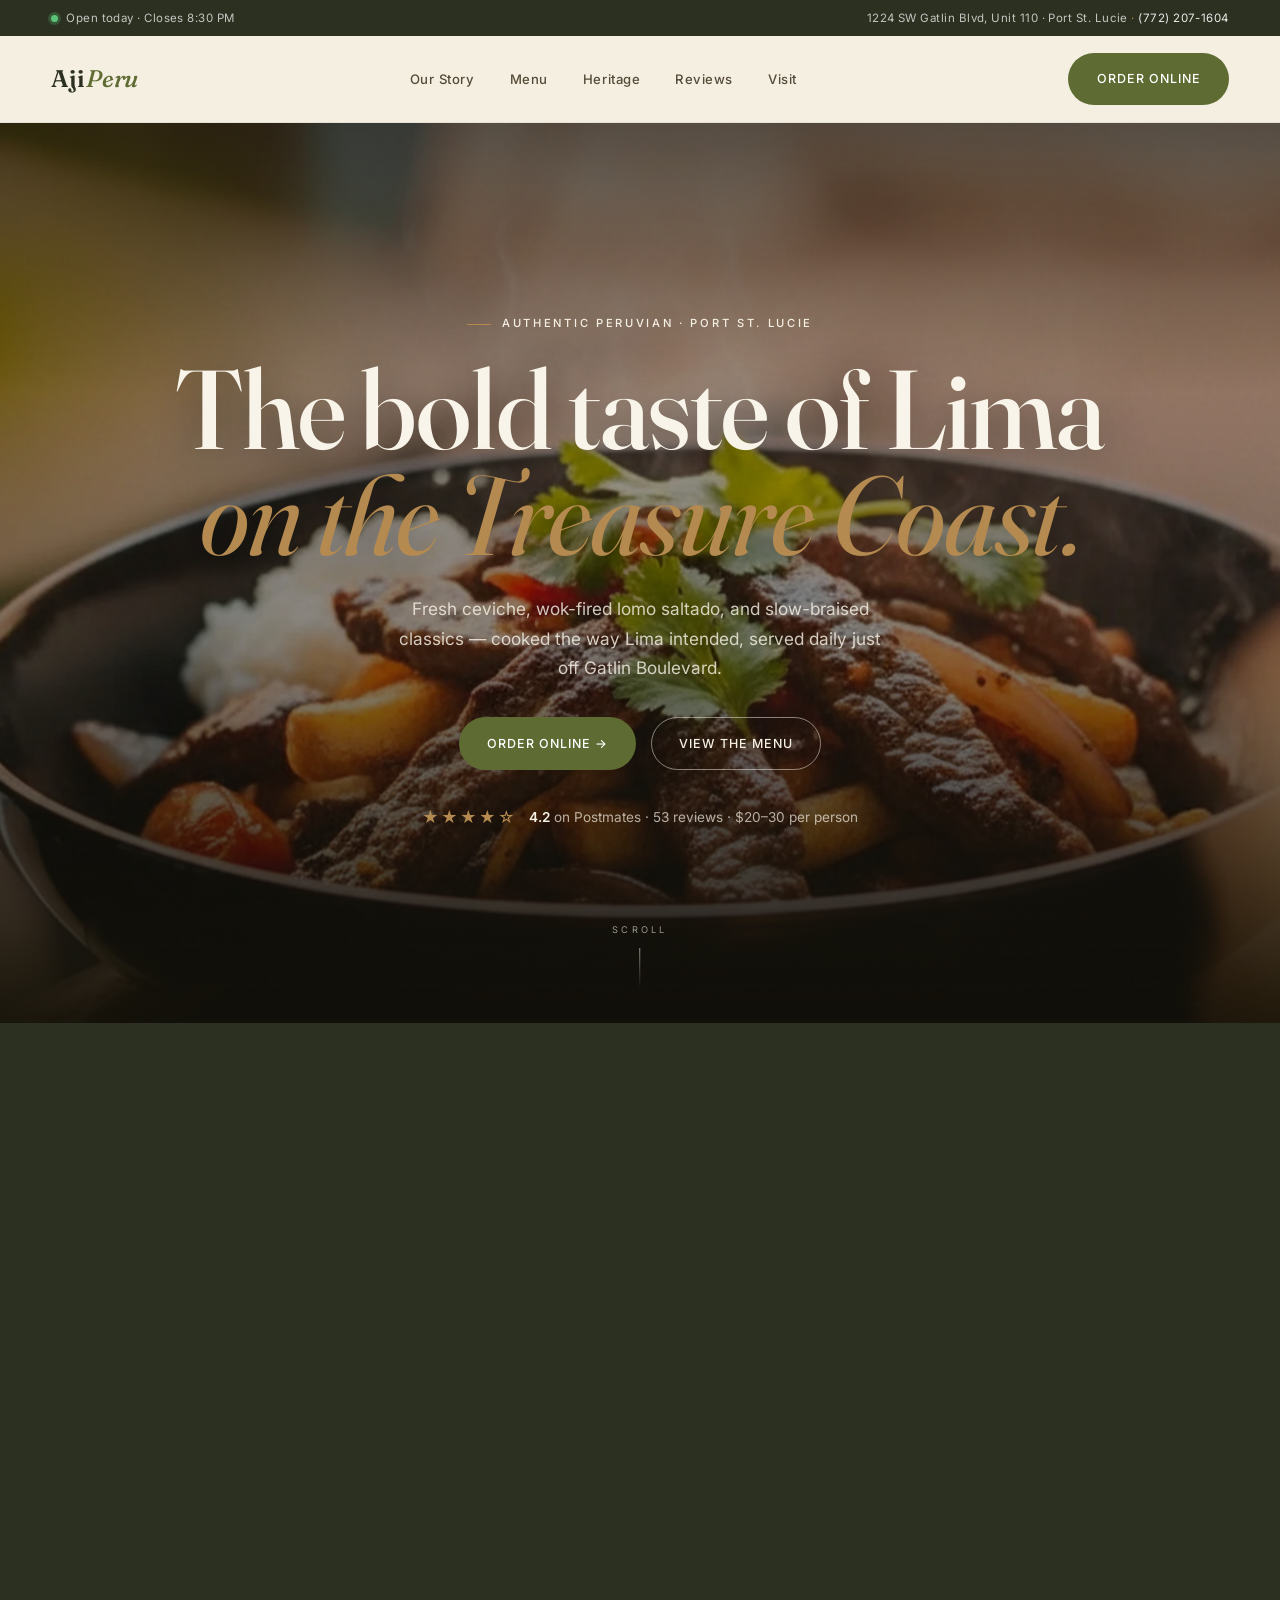
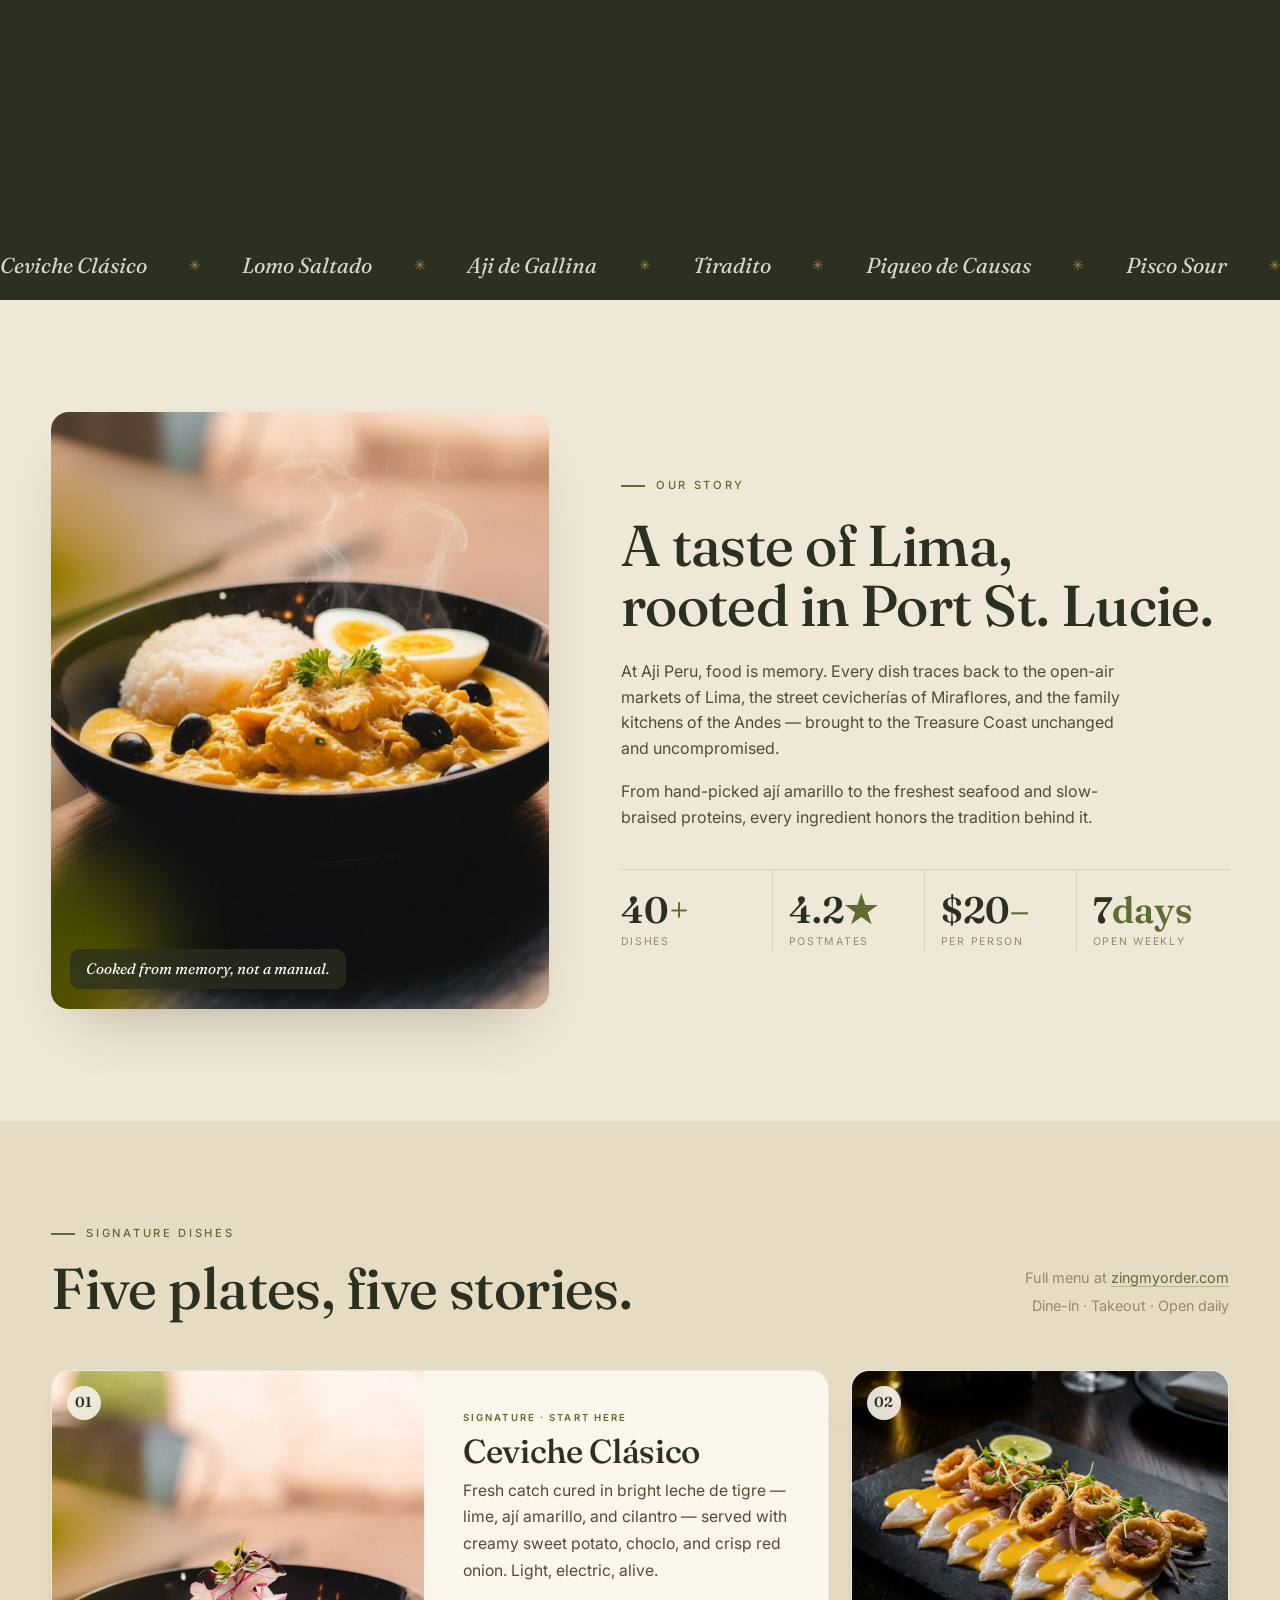
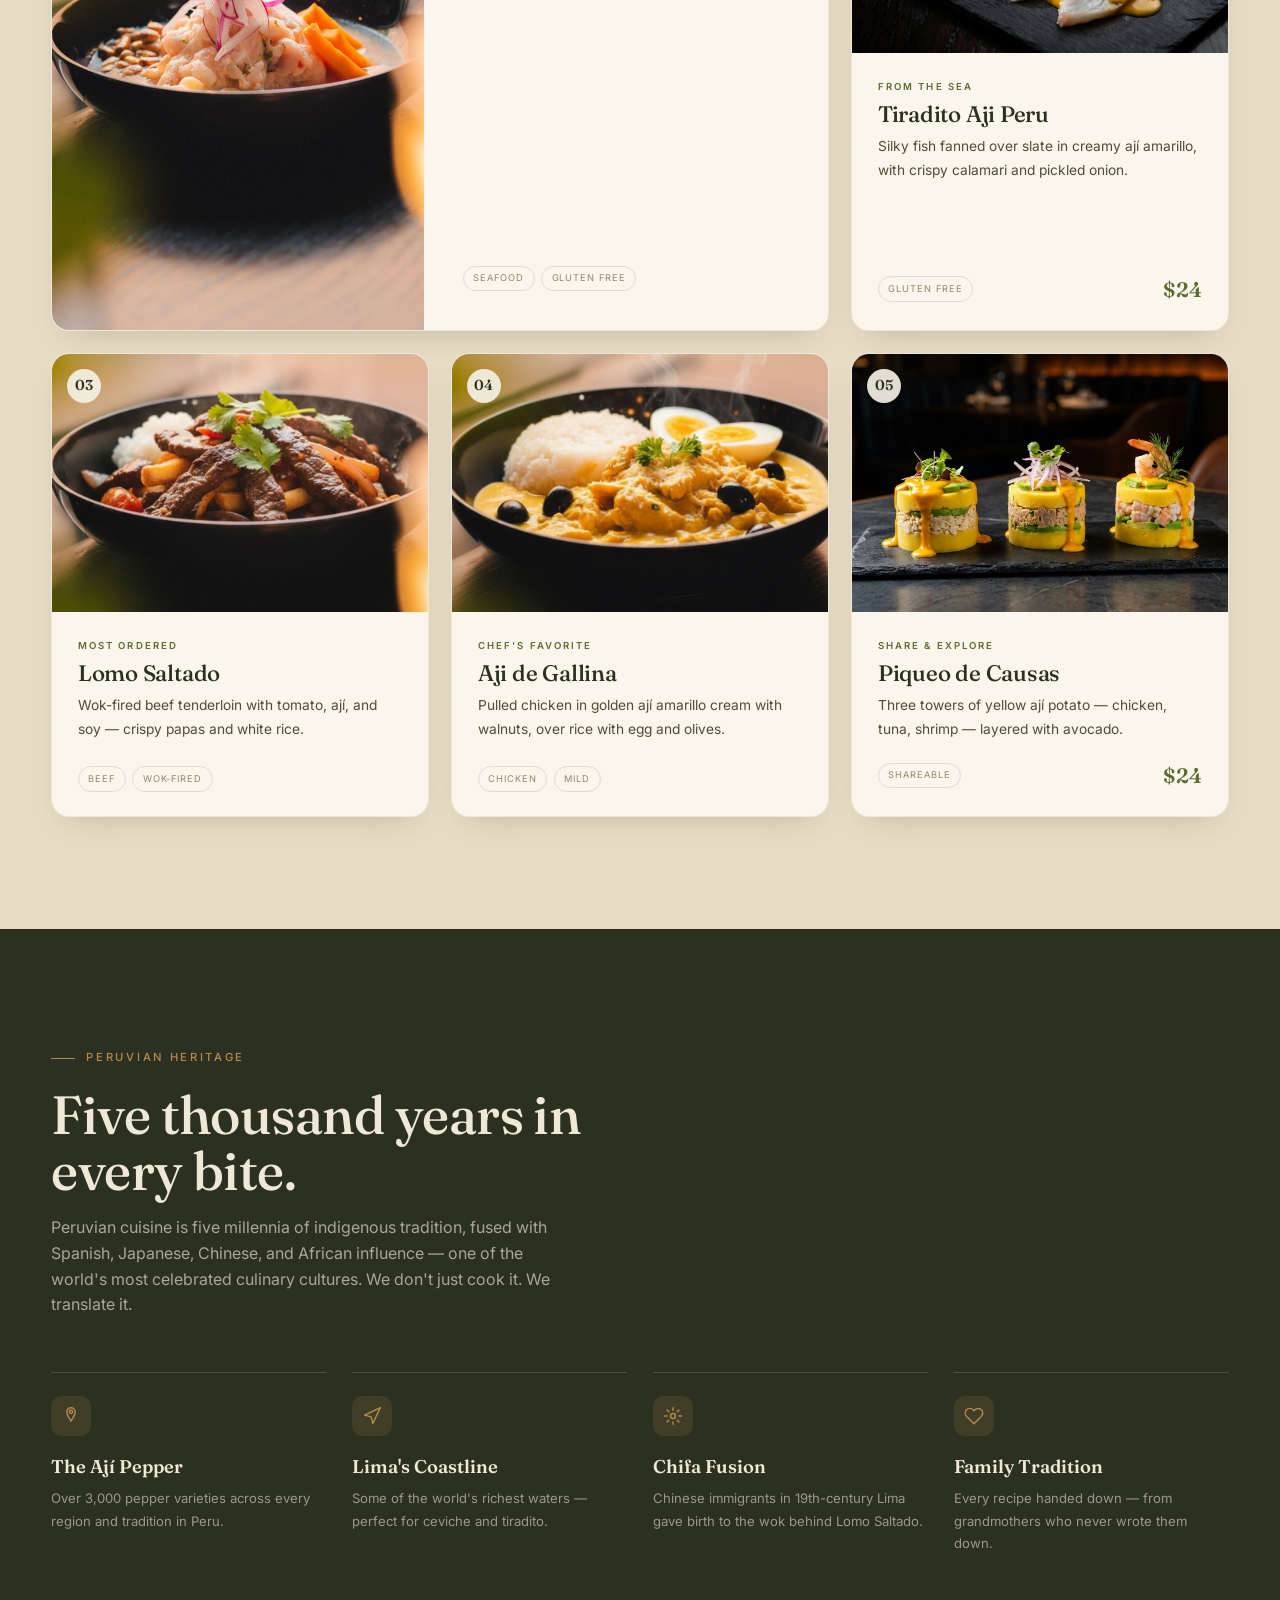
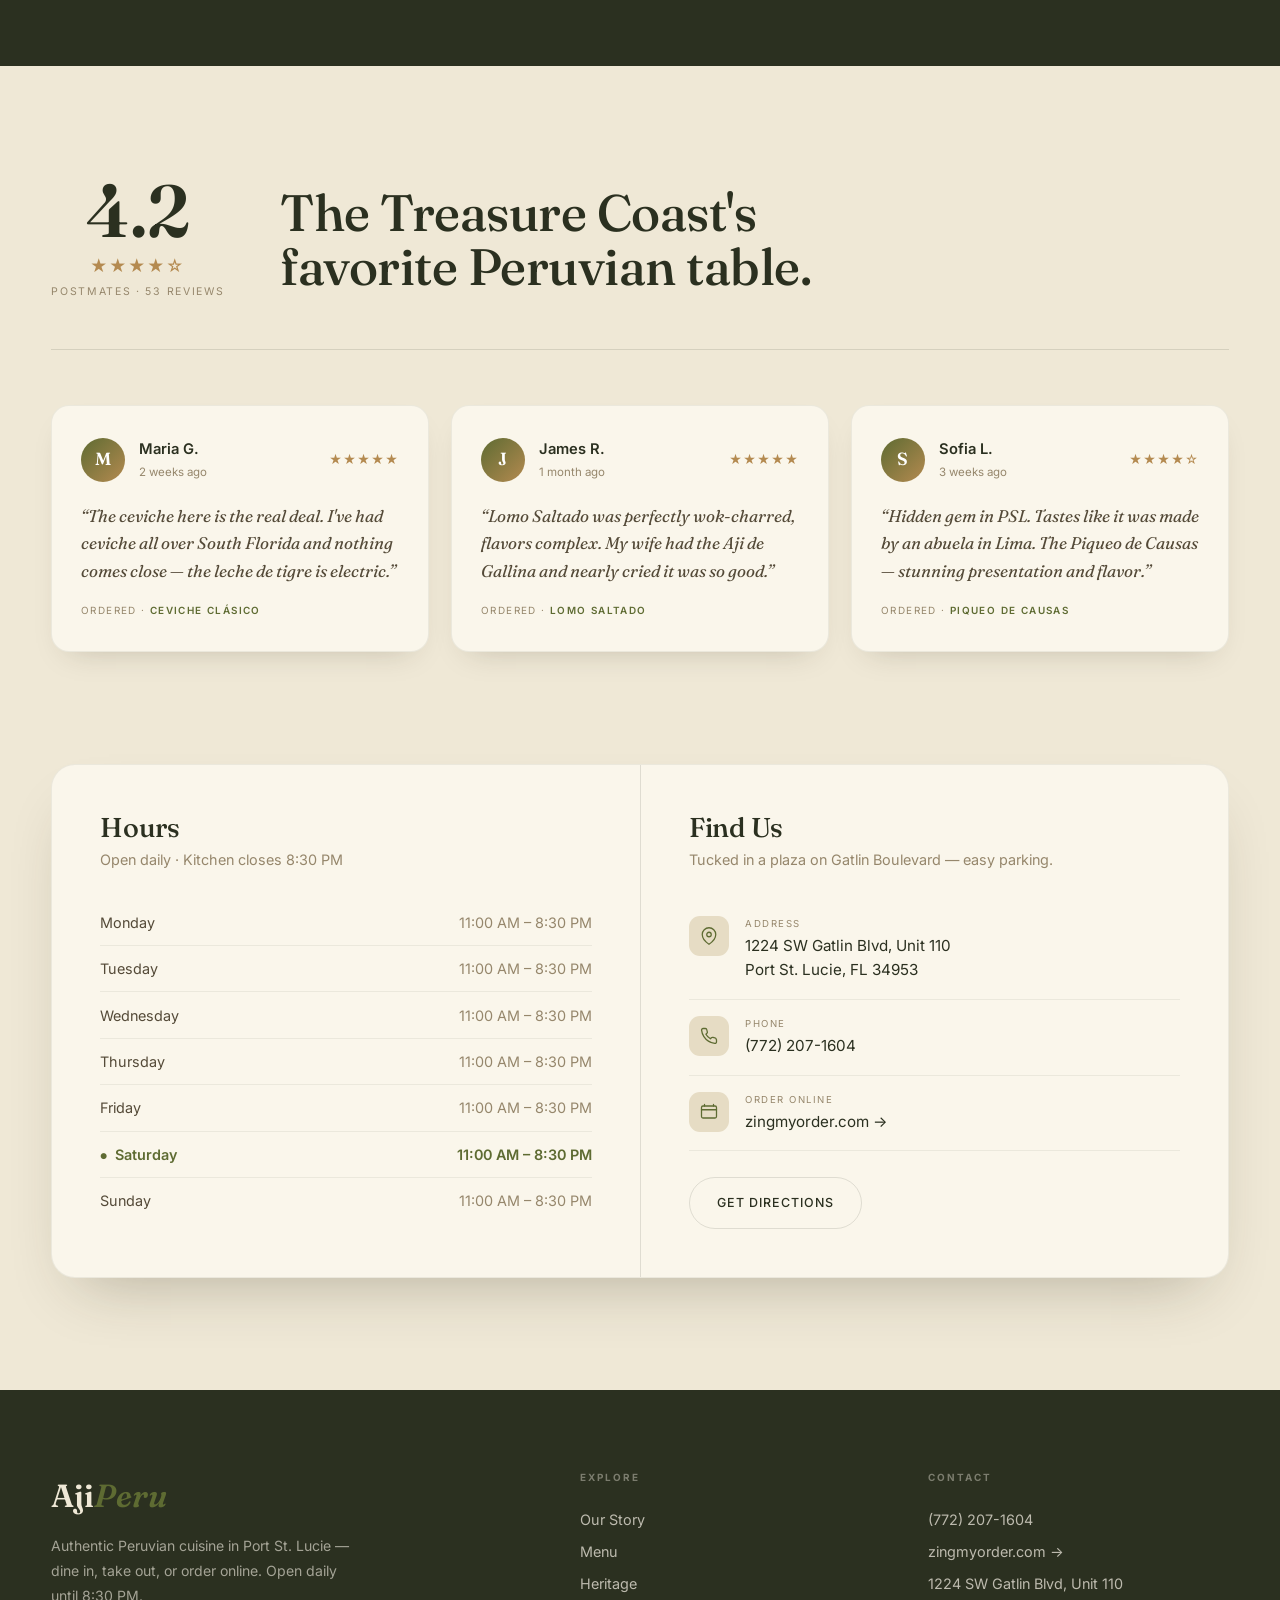
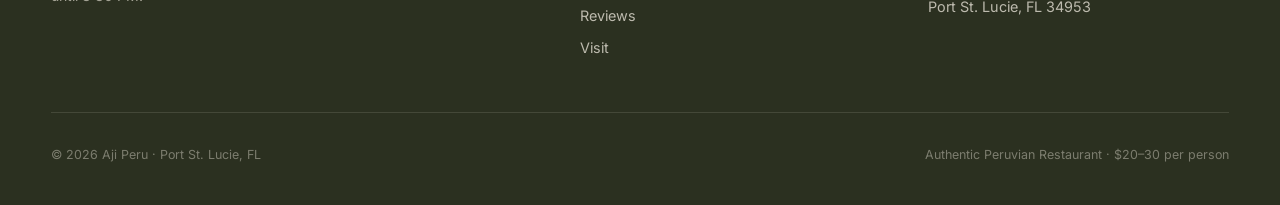
<file: public/ajiperu/index.html>
<!doctype html>
<html lang="en">
<head>
<meta charset="utf-8"/>
<meta name="viewport" content="width=device-width,initial-scale=1"/>
<title>Aji Peru — Authentic Peruvian · Port St. Lucie, FL</title>
<meta name="description" content="Aji Peru brings the bold flavors of Lima to Port St. Lucie — fresh ceviche, wok-fired lomo saltado, and slow-braised classics. Open daily, closes 8:30 PM."/>
<link rel="preconnect" href="https://fonts.googleapis.com">
<link rel="preconnect" href="https://fonts.gstatic.com" crossorigin>
<link href="https://fonts.googleapis.com/css2?family=Fraunces:ital,opsz,wght@0,9..144,400;0,9..144,500;0,9..144,600;0,9..144,700;1,9..144,400;1,9..144,500;1,9..144,600&family=Inter:wght@300;400;500;600&display=swap" rel="stylesheet">
<style>
*,*::before,*::after{box-sizing:border-box;margin:0;padding:0}
:root{
  --bg:#EFE8D6;         /* light beige */
  --bg2:#E6DCC4;        /* deeper beige */
  --card:#FAF6EB;       /* warm near-white */
  --ink:#2B3020;        /* dark olive */
  --ink2:#544A38;       /* warm brown body */
  --muted:#96876C;      /* warm taupe */
  --line:rgba(43,48,32,.13);
  --line2:rgba(43,48,32,.07);
  --terra:#5E6B32;      /* olive green accent */
  --terra-d:#48521F;
  --amar:#B48A50;       /* warm brown / tan secondary */
  --shadow:0 30px 60px -28px rgba(45,40,20,.30);
  --shadow-sm:0 14px 30px -18px rgba(45,40,20,.26);
  --serif:'Fraunces',Georgia,serif;
  --sans:'Inter',system-ui,sans-serif;
  --ease:cubic-bezier(.16,1,.3,1);
}
html{scroll-behavior:smooth}
body{font-family:var(--sans);background:var(--bg);color:var(--ink2);line-height:1.6;-webkit-font-smoothing:antialiased;overflow-x:hidden}
img{display:block;max-width:100%}
a{color:inherit;text-decoration:none}
.wrap{width:min(1200px,92%);margin-inline:auto}
.eyebrow{font-size:.7rem;font-weight:500;letter-spacing:.24em;text-transform:uppercase;color:var(--terra);display:inline-flex;align-items:center;gap:.7rem}
.eyebrow::before{content:"";width:24px;height:1.5px;background:var(--terra);display:inline-block}
h1,h2,h3{font-family:var(--serif);color:var(--ink);font-weight:500;line-height:1.05;letter-spacing:-.01em}
.btn{display:inline-flex;align-items:center;gap:.55rem;font-family:var(--sans);font-size:.78rem;font-weight:500;letter-spacing:.08em;text-transform:uppercase;padding:.95rem 1.7rem;border-radius:100px;cursor:pointer;transition:.25s var(--ease);border:1.5px solid transparent}
.btn-primary{background:var(--terra);color:#fff}
.btn-primary:hover{background:var(--terra-d);transform:translateY(-2px);box-shadow:0 12px 24px -10px rgba(94,107,50,.6)}
.btn-ghost{border-color:var(--line);color:var(--ink)}
.btn-ghost:hover{border-color:var(--ink);background:var(--ink);color:var(--bg)}

/* ── TOP UTILITY BAR ── */
.util{background:var(--ink);color:rgba(255,255,255,.72);font-size:.72rem;letter-spacing:.04em}
.util .wrap{display:flex;justify-content:space-between;align-items:center;gap:1rem;padding:.55rem 0;flex-wrap:wrap}
.util a{color:rgba(255,255,255,.9)}
.util a:hover{color:#fff}
.util .dot{color:var(--amar)}
.util-left{display:flex;align-items:center;gap:.5rem}
.pulse{width:7px;height:7px;border-radius:50%;background:#5cc47a;box-shadow:0 0 0 3px rgba(92,196,122,.25)}

/* ── NAV ── */
nav.bar{position:sticky;top:0;z-index:60;background:rgba(245,240,228,.9);backdrop-filter:blur(14px) saturate(150%);border-bottom:1px solid var(--line2);transition:box-shadow .4s}
nav.bar.stuck{box-shadow:0 8px 30px -22px rgba(45,40,20,.5)}
.nav-in{display:flex;align-items:center;justify-content:space-between;padding:1.05rem 0}
.brand{font-family:var(--serif);font-weight:600;font-size:1.5rem;letter-spacing:-.01em;color:var(--ink);display:flex;align-items:baseline;gap:.1rem}
.brand i{color:var(--terra);font-style:italic;font-weight:500}
.nav-links{display:flex;gap:2.2rem;list-style:none}
.nav-links a{font-size:.82rem;font-weight:500;letter-spacing:.04em;color:var(--ink2);position:relative;padding:.2rem 0}
.nav-links a::after{content:"";position:absolute;left:0;right:100%;bottom:-2px;height:1.5px;background:var(--terra);transition:right .3s var(--ease)}
.nav-links a:hover{color:var(--ink)}
.nav-links a:hover::after{right:0}
.nav-right{display:flex;align-items:center;gap:1.2rem}
.burger{display:none;flex-direction:column;gap:5px;background:none;border:0;cursor:pointer;padding:6px}
.burger span{width:24px;height:2px;background:var(--ink);transition:.3s}
.burger.open span:nth-child(1){transform:translateY(7px) rotate(45deg)}
.burger.open span:nth-child(2){opacity:0}
.burger.open span:nth-child(3){transform:translateY(-7px) rotate(-45deg)}
.mnav{position:fixed;inset:0;background:var(--bg);z-index:80;display:flex;flex-direction:column;justify-content:center;align-items:center;gap:.4rem;opacity:0;pointer-events:none;transition:opacity .35s var(--ease)}
.mnav.open{opacity:1;pointer-events:all}
.mnav a{font-family:var(--serif);font-size:2.4rem;color:var(--ink);padding:.4rem}
.mnav .btn{margin-top:1.5rem}
.mclose{position:absolute;top:1.4rem;right:1.6rem;background:none;border:0;font-size:2.2rem;color:var(--ink);cursor:pointer;line-height:1}

/* ── HERO (cinematic full-bleed) ── */
.hero{position:relative;height:190vh;background:var(--ink)}
.hero-stage{position:sticky;top:0;height:100vh;overflow:hidden}
.hero-bg{position:absolute;inset:0;background:url('./lomo.webp') center 32%/cover no-repeat;transform:scale(var(--hs,1.05));transform-origin:50% 42%;filter:brightness(var(--hb,.72)) saturate(1.05);will-change:transform,filter}
.hero-overlay{position:absolute;inset:0;background:linear-gradient(180deg,rgba(18,16,9,.58) 0%,rgba(18,16,9,.12) 30%,rgba(18,16,9,.28) 60%,rgba(18,16,9,.92) 100%)}
.hero-content{position:absolute;inset:0;display:flex;flex-direction:column;align-items:center;justify-content:center;text-align:center;padding:0 1.5rem;color:#F5F0E4;opacity:var(--hf,1);transform:translateY(var(--hy,0px));will-change:opacity,transform}
.hero-eyebrow{margin-bottom:1.4rem;color:#F5F0E4}
.hero-eyebrow::before{background:var(--amar)}
.hero h1{font-size:clamp(3.4rem,9vw,7rem);line-height:.95;color:#F8F4E9;text-shadow:0 8px 44px rgba(0,0,0,.45)}
.hero h1 .script{display:block;font-style:italic;font-weight:400;color:var(--amar)}
.hero-lede{margin:1.6rem auto 0;font-size:1.08rem;color:rgba(245,240,228,.82);max-width:46ch;line-height:1.7}
.hero-cta{margin-top:2.2rem;display:flex;gap:.9rem;flex-wrap:wrap;justify-content:center}
.hero .btn-ghost{border-color:rgba(245,240,228,.5);color:#F5F0E4}
.hero .btn-ghost:hover{background:#F5F0E4;color:var(--ink);border-color:#F5F0E4}
.hero-rating{margin-top:2.2rem;display:flex;align-items:center;gap:.8rem;flex-wrap:wrap;justify-content:center}
.stars{color:var(--amar);letter-spacing:2px;font-size:1rem}
.hero-rating .txt{font-size:.85rem;color:rgba(245,240,228,.7)}
.hero-rating b{color:#F5F0E4;font-weight:600}
.hero-cue{position:absolute;left:50%;bottom:2.2rem;transform:translateX(-50%);display:flex;flex-direction:column;align-items:center;gap:.6rem;font-size:.58rem;letter-spacing:.35em;text-transform:uppercase;color:rgba(245,240,228,.6);opacity:var(--hcue,1)}
.hero-cue::after{content:"";width:1px;height:40px;background:linear-gradient(rgba(245,240,228,.6),transparent);animation:cue 2s ease infinite}
@keyframes cue{0%{transform:scaleY(0);transform-origin:top}50%{transform:scaleY(1);transform-origin:top}51%{transform:scaleY(1);transform-origin:bottom}100%{transform:scaleY(0);transform-origin:bottom}}

/* ── MARQUEE ── */
.marquee{background:var(--ink);color:var(--bg);padding:1rem 0;overflow:hidden;white-space:nowrap}
.mtrack{display:inline-flex;gap:2.6rem;animation:scroll 34s linear infinite;font-family:var(--serif);font-style:italic;font-size:1.35rem;font-weight:400}
.mtrack span{display:inline-flex;align-items:center;gap:2.6rem;opacity:.9}
.mtrack span::after{content:"✳";color:var(--amar);font-style:normal;font-size:.85rem}
@keyframes scroll{to{transform:translateX(-50%)}}

/* ── STORY ── */
.story{padding:7rem 0}
.story-grid{display:grid;grid-template-columns:.9fr 1.1fr;gap:4.5rem;align-items:center}
.story-media{position:relative}
.story-media img{width:100%;aspect-ratio:5/6;object-fit:cover;border-radius:18px;box-shadow:var(--shadow)}
.story-media .tag{position:absolute;bottom:1.2rem;left:1.2rem;background:rgba(43,48,32,.75);backdrop-filter:blur(6px);color:#fff;font-family:var(--serif);font-style:italic;font-size:.95rem;padding:.5rem 1rem;border-radius:10px}
.story h2{font-size:clamp(2.3rem,4.5vw,3.6rem);margin:1.3rem 0 1.4rem}
.story p{font-size:1rem;color:var(--ink2);margin-bottom:1.1rem;max-width:52ch}
.story-stats{display:grid;grid-template-columns:repeat(4,1fr);gap:0;margin-top:2.4rem;border-top:1px solid var(--line)}
.story-stats .st{padding:1.4rem 1rem 0;border-right:1px solid var(--line)}
.story-stats .st:last-child{border-right:0;padding-right:0}
.story-stats .st:first-child{padding-left:0}
.st .n{font-family:var(--serif);font-size:2.3rem;font-weight:600;color:var(--ink);line-height:1}
.st .n em{color:var(--terra);font-style:normal}
.st .l{font-size:.66rem;letter-spacing:.16em;text-transform:uppercase;color:var(--muted);margin-top:.35rem}

/* ── MENU ── */
.menu{padding:6rem 0 7rem;background:var(--bg2)}
.menu-head{display:flex;justify-content:space-between;align-items:flex-end;gap:2rem;flex-wrap:wrap;margin-bottom:3.2rem}
.menu-head h2{font-size:clamp(2.3rem,4.5vw,3.6rem);margin-top:1rem}
.menu-head .note{font-size:.9rem;color:var(--muted);text-align:right;line-height:1.9}
.menu-head .note a{color:var(--terra);border-bottom:1px solid rgba(94,107,50,.35)}
.mgrid{display:grid;grid-template-columns:repeat(6,1fr);gap:1.4rem}
.dish{background:var(--card);border-radius:18px;overflow:hidden;border:1px solid var(--line2);box-shadow:var(--shadow-sm);display:flex;flex-direction:column;transition:transform .5s var(--ease),box-shadow .5s var(--ease)}
.dish:hover{transform:translateY(-6px);box-shadow:var(--shadow)}
.dish-feat{grid-column:span 4;flex-direction:row}
.dish-tall{grid-column:span 2}
.dish-third{grid-column:span 2}
.dish-img{position:relative;overflow:hidden}
.dish-img img{width:100%;height:100%;object-fit:cover;transition:transform 1s var(--ease)}
.dish:hover .dish-img img{transform:scale(1.06)}
.dish-feat .dish-img{flex:0 0 48%}
.dish-feat .dish-img img{min-height:340px}
.dish-tall .dish-img{aspect-ratio:4/3}
.dish-third .dish-img{aspect-ratio:16/11}
.dish-num{position:absolute;top:.9rem;left:.9rem;width:34px;height:34px;border-radius:50%;background:rgba(245,240,228,.92);backdrop-filter:blur(4px);display:grid;place-items:center;font-family:var(--serif);font-weight:600;font-size:.9rem;color:var(--ink)}
.dish-body{padding:1.6rem 1.6rem 1.5rem;display:flex;flex-direction:column;flex:1}
.dish-feat .dish-body{justify-content:center;padding:2.4rem}
.dish-cat{font-size:.6rem;letter-spacing:.22em;text-transform:uppercase;color:var(--terra);margin-bottom:.55rem;font-weight:600}
.dish h3{font-size:1.4rem;margin-bottom:.55rem}
.dish-feat h3{font-size:clamp(1.8rem,2.6vw,2.5rem)}
.dish p{font-size:.86rem;color:var(--ink2);line-height:1.7;margin-bottom:1.1rem;flex:1}
.dish-feat p{font-size:.98rem;max-width:42ch}
.dish-foot{display:flex;align-items:center;justify-content:space-between;gap:1rem;margin-top:auto}
.dish-tags{display:flex;gap:.4rem;flex-wrap:wrap}
.dish-tag{font-size:.58rem;letter-spacing:.1em;text-transform:uppercase;color:var(--muted);border:1px solid var(--line);padding:.28rem .6rem;border-radius:100px}
.dish-price{font-family:var(--serif);font-size:1.3rem;font-weight:600;color:var(--terra)}

/* ── HERITAGE ── */
.heritage{background:var(--ink);color:var(--bg);padding:7rem 0}
.heritage .eyebrow{color:var(--amar)}
.heritage .eyebrow::before{background:var(--amar)}
.heritage h2{color:var(--bg);font-size:clamp(2.2rem,4.2vw,3.4rem);margin:1.2rem 0 1rem;max-width:16ch}
.heritage .sub{color:rgba(245,240,228,.62);max-width:52ch;font-size:1rem;margin-bottom:3.4rem}
.pillars{display:grid;grid-template-columns:repeat(4,1fr);gap:1.6rem}
.pillar{border-top:1px solid rgba(245,240,228,.16);padding-top:1.4rem}
.pillar .ic{width:40px;height:40px;border-radius:11px;background:rgba(180,138,80,.16);color:var(--amar);display:grid;place-items:center;margin-bottom:1rem}
.pillar .ic svg{width:20px;height:20px}
.pillar h4{font-family:var(--serif);font-size:1.15rem;font-weight:600;color:var(--bg);margin-bottom:.4rem}
.pillar p{font-size:.82rem;color:rgba(245,240,228,.55);line-height:1.7}

/* ── REVIEWS ── */
.reviews{padding:7rem 0}
.rev-head{display:grid;grid-template-columns:auto 1fr;gap:3.5rem;align-items:center;margin-bottom:3.4rem;padding-bottom:3rem;border-bottom:1px solid var(--line)}
.rev-score{text-align:center}
.rev-score .big{font-family:var(--serif);font-size:4.6rem;font-weight:600;color:var(--ink);line-height:.9}
.rev-score .of{font-size:.9rem;color:var(--muted)}
.rev-score .stars{display:block;margin:.5rem 0 .3rem;font-size:1.05rem}
.rev-score .src{font-size:.66rem;letter-spacing:.16em;text-transform:uppercase;color:var(--muted)}
.rev-head h2{font-size:clamp(2rem,4vw,3.2rem);max-width:18ch}
.rev-grid{display:grid;grid-template-columns:repeat(3,1fr);gap:1.4rem}
.rev{background:var(--card);border:1px solid var(--line2);border-radius:18px;padding:2rem 1.8rem;box-shadow:var(--shadow-sm);display:flex;flex-direction:column}
.rev-top{display:flex;align-items:center;gap:.85rem;margin-bottom:1.3rem}
.rev-av{width:44px;height:44px;border-radius:50%;background:linear-gradient(135deg,var(--terra),var(--amar));color:#fff;display:grid;place-items:center;font-family:var(--serif);font-weight:600;font-size:1.1rem}
.rev-nm{font-weight:600;color:var(--ink);font-size:.92rem}
.rev-dt{font-size:.72rem;color:var(--muted);margin-top:.1rem}
.rev-st{margin-left:auto;color:var(--amar);font-size:.78rem;letter-spacing:1px}
.rev q{font-family:var(--serif);font-size:1.06rem;font-style:italic;color:var(--ink2);line-height:1.6;display:block;margin-bottom:1.2rem;flex:1}
.rev q::before{content:"“"}.rev q::after{content:"”"}
.rev .dish-of{font-size:.62rem;letter-spacing:.14em;text-transform:uppercase;color:var(--muted)}
.rev .dish-of b{color:var(--terra);font-weight:600}

/* ── VISIT ── */
.visit{padding:0 0 7rem}
.visit-card{background:var(--card);border:1px solid var(--line2);border-radius:24px;box-shadow:var(--shadow);overflow:hidden;display:grid;grid-template-columns:1fr 1fr}
.visit-col{padding:3rem}
.visit-col+.visit-col{border-left:1px solid var(--line)}
.visit-col h3{font-size:1.7rem;margin-bottom:.4rem}
.visit-col .lead{font-size:.9rem;color:var(--muted);margin-bottom:1.8rem}
.hours{list-style:none}
.hours li{display:flex;justify-content:space-between;padding:.7rem 0;border-bottom:1px solid var(--line2);font-size:.9rem}
.hours li:last-child{border-bottom:0}
.hours li.today{color:var(--terra);font-weight:600}
.hours li.today .d::before{content:"●";font-size:.5rem;vertical-align:middle;margin-right:.5rem}
.hours li .t{color:var(--muted)}
.hours li.today .t{color:var(--terra)}
.crow{display:flex;gap:1rem;align-items:flex-start;padding:1rem 0;border-bottom:1px solid var(--line2)}
.crow:last-child{border-bottom:0}
.crow .ic{width:40px;height:40px;border-radius:11px;background:var(--bg2);color:var(--terra);display:grid;place-items:center;flex-shrink:0}
.crow .ic svg{width:18px;height:18px}
.crow .lab{font-size:.6rem;letter-spacing:.16em;text-transform:uppercase;color:var(--muted);margin-bottom:.2rem}
.crow .val{font-size:.95rem;color:var(--ink)}
.crow .val a:hover{color:var(--terra)}
.visit-cta{margin-top:1.6rem}

/* ── FOOTER ── */
footer{background:var(--ink);color:rgba(245,240,228,.6);padding:5rem 0 2.5rem}
.foot-grid{display:grid;grid-template-columns:1.6fr 1fr 1fr;gap:3rem;padding-bottom:3rem;border-bottom:1px solid rgba(245,240,228,.12)}
.foot-brand{font-family:var(--serif);font-size:2rem;font-weight:600;color:var(--bg);margin-bottom:.7rem}
.foot-brand i{color:var(--terra);font-style:italic}
.foot-grid p{font-size:.88rem;line-height:1.8;max-width:34ch}
.foot-grid h5{font-size:.62rem;letter-spacing:.2em;text-transform:uppercase;color:rgba(245,240,228,.4);margin-bottom:1.1rem}
.foot-grid a{display:block;font-size:.9rem;padding:.28rem 0;color:rgba(245,240,228,.72)}
.foot-grid a:hover{color:var(--bg)}
.foot-bottom{padding-top:2rem;display:flex;justify-content:space-between;gap:1rem;flex-wrap:wrap;font-size:.78rem;color:rgba(245,240,228,.4)}

/* ── REVEAL ── */
.rv{opacity:0;transform:translateY(34px);transition:opacity .9s var(--ease),transform .9s var(--ease);transition-delay:var(--d,0ms)}
.rv.in{opacity:1;transform:none}

/* ── RESPONSIVE ── */
@media(max-width:960px){
  .hero-grid{grid-template-columns:1fr;gap:3rem}
  .hero-media{max-width:460px;margin-inline:auto}
  .story-grid{grid-template-columns:1fr;gap:2.5rem}
  .mgrid{grid-template-columns:repeat(4,1fr)}
  .dish-feat{grid-column:span 4;flex-direction:column}
  .dish-feat .dish-img{flex:none;aspect-ratio:16/10}
  .dish-tall,.dish-third{grid-column:span 2}
  .pillars{grid-template-columns:repeat(2,1fr);gap:2rem 1.6rem}
  .rev-grid{grid-template-columns:1fr}
  .visit-card{grid-template-columns:1fr}
  .visit-col+.visit-col{border-left:0;border-top:1px solid var(--line)}
  .foot-grid{grid-template-columns:1fr 1fr}
}
@media(max-width:680px){
  .nav-links,.nav-right .btn{display:none}
  .burger{display:flex}
  .util .wrap{justify-content:center;text-align:center}
  .story-stats{grid-template-columns:1fr 1fr;gap:0}
  .story-stats .st{border-bottom:1px solid var(--line);padding:1.2rem}
  .story-stats .st:nth-child(2){border-right:0;padding-right:1.2rem}
  .story-stats .st:first-child{padding-left:1.2rem}
  .mgrid{grid-template-columns:1fr}
  .dish-feat,.dish-tall,.dish-third{grid-column:span 1;flex-direction:column}
  .dish-feat .dish-img img,.dish-tall .dish-img{min-height:0;aspect-ratio:16/10}
  .rev-head{grid-template-columns:1fr;gap:1.5rem;text-align:center}
  .rev-score .stars{text-align:center}
  .foot-grid{grid-template-columns:1fr}
  .hero{height:165vh}
  .hero-lede{font-size:1rem}
}
</style>
</head>
<body>

<!-- UTILITY BAR -->
<div class="util">
  <div class="wrap">
    <span class="util-left"><span class="pulse"></span> Open today · Closes 8:30 PM</span>
    <span>1224 SW Gatlin Blvd, Unit 110 · Port St. Lucie <span class="dot">·</span> <a href="tel:+17722071604">(772) 207-1604</a></span>
  </div>
</div>

<!-- NAV -->
<nav class="bar" id="nav">
  <div class="wrap nav-in">
    <a href="#top" class="brand">Aji<i>Peru</i></a>
    <ul class="nav-links">
      <li><a href="#story">Our Story</a></li>
      <li><a href="#menu">Menu</a></li>
      <li><a href="#heritage">Heritage</a></li>
      <li><a href="#reviews">Reviews</a></li>
      <li><a href="#visit">Visit</a></li>
    </ul>
    <div class="nav-right">
      <a href="https://zingmyorder.com" target="_blank" class="btn btn-primary">Order Online</a>
      <button class="burger" id="burger" aria-label="Open menu"><span></span><span></span><span></span></button>
    </div>
  </div>
</nav>

<div class="mnav" id="mnav">
  <button class="mclose" id="mclose" aria-label="Close menu">×</button>
  <a href="#story">Our Story</a>
  <a href="#menu">Menu</a>
  <a href="#heritage">Heritage</a>
  <a href="#reviews">Reviews</a>
  <a href="#visit">Visit</a>
  <a href="https://zingmyorder.com" target="_blank" class="btn btn-primary">Order Online</a>
</div>

<!-- HERO -->
<header class="hero" id="top">
  <div class="hero-stage">
    <div class="hero-bg" id="hbg" role="img" aria-label="Lomo Saltado — wok-fired Peruvian beef"></div>
    <div class="hero-overlay"></div>
    <div class="hero-content" id="hcontent">
      <div class="eyebrow hero-eyebrow">Authentic Peruvian · Port St. Lucie</div>
      <h1>The bold taste of Lima<span class="script">on the Treasure Coast.</span></h1>
      <p class="hero-lede">Fresh ceviche, wok-fired lomo saltado, and slow-braised classics — cooked the way Lima intended, served daily just off Gatlin Boulevard.</p>
      <div class="hero-cta">
        <a href="https://zingmyorder.com" target="_blank" class="btn btn-primary">Order Online →</a>
        <a href="#menu" class="btn btn-ghost">View the Menu</a>
      </div>
      <div class="hero-rating">
        <span class="stars">★★★★☆</span>
        <span class="txt"><b>4.2</b> on Postmates · 53 reviews · $20–30 per person</span>
      </div>
    </div>
    <div class="hero-cue" aria-hidden="true">Scroll</div>
  </div>
</header>

<!-- MARQUEE -->
<div class="marquee" aria-hidden="true">
  <div class="mtrack">
    <span>Ceviche Clásico</span><span>Lomo Saltado</span><span>Aji de Gallina</span><span>Tiradito</span><span>Piqueo de Causas</span><span>Pisco Sour</span><span>Anticuchos</span>
    <span>Ceviche Clásico</span><span>Lomo Saltado</span><span>Aji de Gallina</span><span>Tiradito</span><span>Piqueo de Causas</span><span>Pisco Sour</span><span>Anticuchos</span>
  </div>
</div>

<!-- STORY -->
<section class="story" id="story">
  <div class="wrap story-grid">
    <div class="story-media rv">
      <img src="./gallina.png" alt="Aji de Gallina — golden Peruvian chicken stew"/>
      <span class="tag">Cooked from memory, not a manual.</span>
    </div>
    <div class="rv" style="--d:100ms">
      <div class="eyebrow">Our Story</div>
      <h2>A taste of Lima,<br>rooted in Port St. Lucie.</h2>
      <p>At Aji Peru, food is memory. Every dish traces back to the open-air markets of Lima, the street cevicherías of Miraflores, and the family kitchens of the Andes — brought to the Treasure Coast unchanged and uncompromised.</p>
      <p>From hand-picked ají amarillo to the freshest seafood and slow-braised proteins, every ingredient honors the tradition behind it.</p>
      <div class="story-stats">
        <div class="st"><div class="n">40<em>+</em></div><div class="l">Dishes</div></div>
        <div class="st"><div class="n">4.2<em>★</em></div><div class="l">Postmates</div></div>
        <div class="st"><div class="n">$20<em>–</em></div><div class="l">Per person</div></div>
        <div class="st"><div class="n">7<em>days</em></div><div class="l">Open weekly</div></div>
      </div>
    </div>
  </div>
</section>

<!-- MENU -->
<section class="menu" id="menu">
  <div class="wrap">
    <div class="menu-head rv">
      <div>
        <div class="eyebrow">Signature Dishes</div>
        <h2>Five plates, five stories.</h2>
      </div>
      <div class="note">Full menu at <a href="https://zingmyorder.com" target="_blank">zingmyorder.com</a><br>Dine-in · Takeout · Open daily</div>
    </div>
    <div class="mgrid">
      <!-- Feature -->
      <article class="dish dish-feat rv">
        <div class="dish-img"><img src="./ceviche.jpg" alt="Ceviche Clásico"/><span class="dish-num">01</span></div>
        <div class="dish-body">
          <div class="dish-cat">Signature · Start Here</div>
          <h3>Ceviche Clásico</h3>
          <p>Fresh catch cured in bright leche de tigre — lime, ají amarillo, and cilantro — served with creamy sweet potato, choclo, and crisp red onion. Light, electric, alive.</p>
          <div class="dish-foot">
            <div class="dish-tags"><span class="dish-tag">Seafood</span><span class="dish-tag">Gluten Free</span></div>
          </div>
        </div>
      </article>
      <!-- Tall -->
      <article class="dish dish-tall rv" style="--d:80ms">
        <div class="dish-img"><img src="./tiradito.png" alt="Tiradito Aji Peru"/><span class="dish-num">02</span></div>
        <div class="dish-body">
          <div class="dish-cat">From the Sea</div>
          <h3>Tiradito Aji Peru</h3>
          <p>Silky fish fanned over slate in creamy ají amarillo, with crispy calamari and pickled onion.</p>
          <div class="dish-foot"><div class="dish-tags"><span class="dish-tag">Gluten Free</span></div><span class="dish-price">$24</span></div>
        </div>
      </article>
      <!-- Three across -->
      <article class="dish dish-third rv">
        <div class="dish-img"><img src="./lomo.webp" alt="Lomo Saltado"/><span class="dish-num">03</span></div>
        <div class="dish-body">
          <div class="dish-cat">Most Ordered</div>
          <h3>Lomo Saltado</h3>
          <p>Wok-fired beef tenderloin with tomato, ají, and soy — crispy papas and white rice.</p>
          <div class="dish-foot"><div class="dish-tags"><span class="dish-tag">Beef</span><span class="dish-tag">Wok-Fired</span></div></div>
        </div>
      </article>
      <article class="dish dish-third rv" style="--d:80ms">
        <div class="dish-img"><img src="./gallina.png" alt="Aji de Gallina"/><span class="dish-num">04</span></div>
        <div class="dish-body">
          <div class="dish-cat">Chef's Favorite</div>
          <h3>Aji de Gallina</h3>
          <p>Pulled chicken in golden ají amarillo cream with walnuts, over rice with egg and olives.</p>
          <div class="dish-foot"><div class="dish-tags"><span class="dish-tag">Chicken</span><span class="dish-tag">Mild</span></div></div>
        </div>
      </article>
      <article class="dish dish-third rv" style="--d:160ms">
        <div class="dish-img"><img src="./causas.png" alt="Piqueo de Causas"/><span class="dish-num">05</span></div>
        <div class="dish-body">
          <div class="dish-cat">Share & Explore</div>
          <h3>Piqueo de Causas</h3>
          <p>Three towers of yellow ají potato — chicken, tuna, shrimp — layered with avocado.</p>
          <div class="dish-foot"><div class="dish-tags"><span class="dish-tag">Shareable</span></div><span class="dish-price">$24</span></div>
        </div>
      </article>
    </div>
  </div>
</section>

<!-- HERITAGE -->
<section class="heritage" id="heritage">
  <div class="wrap">
    <div class="rv">
      <div class="eyebrow">Peruvian Heritage</div>
      <h2>Five thousand years in every bite.</h2>
      <p class="sub">Peruvian cuisine is five millennia of indigenous tradition, fused with Spanish, Japanese, Chinese, and African influence — one of the world's most celebrated culinary cultures. We don't just cook it. We translate it.</p>
    </div>
    <div class="pillars">
      <div class="pillar rv">
        <div class="ic"><svg viewBox="0 0 24 24" fill="none" stroke="currentColor" stroke-width="1.7" stroke-linecap="round" stroke-linejoin="round"><path d="M12 2a5 5 0 0 1 5 5c0 4-5 11-5 11S7 11 7 7a5 5 0 0 1 5-5z"/><circle cx="12" cy="7" r="2"/></svg></div>
        <h4>The Ají Pepper</h4>
        <p>Over 3,000 pepper varieties across every region and tradition in Peru.</p>
      </div>
      <div class="pillar rv" style="--d:80ms">
        <div class="ic"><svg viewBox="0 0 24 24" fill="none" stroke="currentColor" stroke-width="1.7" stroke-linecap="round" stroke-linejoin="round"><path d="M3 11l19-9-9 19-2-8-8-2z"/></svg></div>
        <h4>Lima's Coastline</h4>
        <p>Some of the world's richest waters — perfect for ceviche and tiradito.</p>
      </div>
      <div class="pillar rv" style="--d:160ms">
        <div class="ic"><svg viewBox="0 0 24 24" fill="none" stroke="currentColor" stroke-width="1.7" stroke-linecap="round" stroke-linejoin="round"><circle cx="12" cy="12" r="3"/><path d="M12 2v3M12 19v3M4.9 4.9l2.1 2.1M17 17l2.1 2.1M2 12h3M19 12h3M4.9 19.1l2.1-2.1M17 7l2.1-2.1"/></svg></div>
        <h4>Chifa Fusion</h4>
        <p>Chinese immigrants in 19th-century Lima gave birth to the wok behind Lomo Saltado.</p>
      </div>
      <div class="pillar rv" style="--d:240ms">
        <div class="ic"><svg viewBox="0 0 24 24" fill="none" stroke="currentColor" stroke-width="1.7" stroke-linecap="round" stroke-linejoin="round"><path d="M20.8 4.6a5.5 5.5 0 0 0-7.8 0L12 5.7l-1.1-1.1a5.5 5.5 0 0 0-7.8 7.8l1.1 1L12 21.2l7.8-7.8 1-1a5.5 5.5 0 0 0 0-7.8z"/></svg></div>
        <h4>Family Tradition</h4>
        <p>Every recipe handed down — from grandmothers who never wrote them down.</p>
      </div>
    </div>
  </div>
</section>

<!-- REVIEWS -->
<section class="reviews" id="reviews">
  <div class="wrap">
    <div class="rev-head rv">
      <div class="rev-score">
        <div class="big">4.2</div>
        <span class="stars">★★★★☆</span>
        <div class="src">Postmates · 53 reviews</div>
      </div>
      <h2>The Treasure Coast's favorite Peruvian table.</h2>
    </div>
    <div class="rev-grid">
      <div class="rev rv">
        <div class="rev-top"><div class="rev-av">M</div><div><div class="rev-nm">Maria G.</div><div class="rev-dt">2 weeks ago</div></div><div class="rev-st">★★★★★</div></div>
        <q>The ceviche here is the real deal. I've had ceviche all over South Florida and nothing comes close — the leche de tigre is electric.</q>
        <div class="dish-of">Ordered · <b>Ceviche Clásico</b></div>
      </div>
      <div class="rev rv" style="--d:100ms">
        <div class="rev-top"><div class="rev-av">J</div><div><div class="rev-nm">James R.</div><div class="rev-dt">1 month ago</div></div><div class="rev-st">★★★★★</div></div>
        <q>Lomo Saltado was perfectly wok-charred, flavors complex. My wife had the Aji de Gallina and nearly cried it was so good.</q>
        <div class="dish-of">Ordered · <b>Lomo Saltado</b></div>
      </div>
      <div class="rev rv" style="--d:200ms">
        <div class="rev-top"><div class="rev-av">S</div><div><div class="rev-nm">Sofia L.</div><div class="rev-dt">3 weeks ago</div></div><div class="rev-st">★★★★☆</div></div>
        <q>Hidden gem in PSL. Tastes like it was made by an abuela in Lima. The Piqueo de Causas — stunning presentation and flavor.</q>
        <div class="dish-of">Ordered · <b>Piqueo de Causas</b></div>
      </div>
    </div>
  </div>
</section>

<!-- VISIT -->
<section class="visit" id="visit">
  <div class="wrap">
    <div class="visit-card rv">
      <div class="visit-col">
        <h3>Hours</h3>
        <p class="lead">Open daily · Kitchen closes 8:30 PM</p>
        <ul class="hours" id="hours">
          <li data-d="1"><span class="d">Monday</span><span class="t">11:00 AM – 8:30 PM</span></li>
          <li data-d="2"><span class="d">Tuesday</span><span class="t">11:00 AM – 8:30 PM</span></li>
          <li data-d="3"><span class="d">Wednesday</span><span class="t">11:00 AM – 8:30 PM</span></li>
          <li data-d="4"><span class="d">Thursday</span><span class="t">11:00 AM – 8:30 PM</span></li>
          <li data-d="5"><span class="d">Friday</span><span class="t">11:00 AM – 8:30 PM</span></li>
          <li data-d="6"><span class="d">Saturday</span><span class="t">11:00 AM – 8:30 PM</span></li>
          <li data-d="0"><span class="d">Sunday</span><span class="t">11:00 AM – 8:30 PM</span></li>
        </ul>
      </div>
      <div class="visit-col">
        <h3>Find Us</h3>
        <p class="lead">Tucked in a plaza on Gatlin Boulevard — easy parking.</p>
        <div class="crow">
          <div class="ic"><svg viewBox="0 0 24 24" fill="none" stroke="currentColor" stroke-width="1.7" stroke-linecap="round" stroke-linejoin="round"><path d="M21 10c0 7-9 13-9 13s-9-6-9-13a9 9 0 0 1 18 0z"/><circle cx="12" cy="10" r="3"/></svg></div>
          <div><div class="lab">Address</div><div class="val">1224 SW Gatlin Blvd, Unit 110<br>Port St. Lucie, FL 34953</div></div>
        </div>
        <div class="crow">
          <div class="ic"><svg viewBox="0 0 24 24" fill="none" stroke="currentColor" stroke-width="1.7" stroke-linecap="round" stroke-linejoin="round"><path d="M22 16.9v3a2 2 0 0 1-2.2 2 19.8 19.8 0 0 1-8.6-3.1 19.5 19.5 0 0 1-6-6 19.8 19.8 0 0 1-3.1-8.7A2 2 0 0 1 4.1 2h3a2 2 0 0 1 2 1.7c.1.9.3 1.8.6 2.6a2 2 0 0 1-.5 2.1L7.9 9.7a16 16 0 0 0 6 6l1.3-1.3a2 2 0 0 1 2.1-.5c.8.3 1.7.5 2.6.6a2 2 0 0 1 1.7 2z"/></svg></div>
          <div><div class="lab">Phone</div><div class="val"><a href="tel:+17722071604">(772) 207-1604</a></div></div>
        </div>
        <div class="crow">
          <div class="ic"><svg viewBox="0 0 24 24" fill="none" stroke="currentColor" stroke-width="1.7" stroke-linecap="round" stroke-linejoin="round"><rect x="2" y="4" width="20" height="16" rx="2"/><path d="M2 9h20M6 4V2M18 4V2"/></svg></div>
          <div><div class="lab">Order Online</div><div class="val"><a href="https://zingmyorder.com" target="_blank">zingmyorder.com →</a></div></div>
        </div>
        <a href="https://maps.google.com/?q=1224+SW+Gatlin+Blvd+Unit+110+Port+St+Lucie+FL+34953" target="_blank" class="btn btn-ghost visit-cta">Get Directions</a>
      </div>
    </div>
  </div>
</section>

<!-- FOOTER -->
<footer>
  <div class="wrap">
    <div class="foot-grid">
      <div>
        <div class="foot-brand">Aji<i>Peru</i></div>
        <p>Authentic Peruvian cuisine in Port St. Lucie — dine in, take out, or order online. Open daily until 8:30 PM.</p>
      </div>
      <div>
        <h5>Explore</h5>
        <a href="#story">Our Story</a>
        <a href="#menu">Menu</a>
        <a href="#heritage">Heritage</a>
        <a href="#reviews">Reviews</a>
        <a href="#visit">Visit</a>
      </div>
      <div>
        <h5>Contact</h5>
        <a href="tel:+17722071604">(772) 207-1604</a>
        <a href="https://zingmyorder.com" target="_blank">zingmyorder.com →</a>
        <a href="https://maps.google.com/?q=1224+SW+Gatlin+Blvd+Unit+110+Port+St+Lucie+FL+34953" target="_blank">1224 SW Gatlin Blvd, Unit 110<br>Port St. Lucie, FL 34953</a>
      </div>
    </div>
    <div class="foot-bottom">
      <span>© 2026 Aji Peru · Port St. Lucie, FL</span>
      <span>Authentic Peruvian Restaurant · $20–30 per person</span>
    </div>
  </div>
</footer>

<script>
// cinematic hero: scroll zoom + fade
const hero=document.getElementById('top'),hbg=document.getElementById('hbg'),hcontent=document.getElementById('hcontent'),hcue=document.querySelector('.hero-cue');
const nav=document.getElementById('nav');
function onScroll(){
  const range=hero.offsetHeight-innerHeight;
  const p=Math.min(1,Math.max(0,scrollY/range));
  hbg.style.setProperty('--hs',(1.05+p*0.14).toFixed(3));
  hbg.style.setProperty('--hb',(0.72-p*0.5).toFixed(3));
  hcontent.style.setProperty('--hf',Math.max(0,1-p*2.3).toFixed(3));
  hcontent.style.setProperty('--hy',(-p*70).toFixed(1)+'px');
  if(hcue) hcue.style.setProperty('--hcue',Math.max(0,1-p*6).toFixed(3));
  nav.classList.toggle('stuck',scrollY>10);
}
addEventListener('scroll',onScroll,{passive:true});onScroll();
// mobile menu
const burger=document.getElementById('burger'),mnav=document.getElementById('mnav'),mclose=document.getElementById('mclose');
const setMenu=o=>{burger.classList.toggle('open',o);mnav.classList.toggle('open',o);document.body.style.overflow=o?'hidden':''};
burger.onclick=()=>setMenu(true);mclose.onclick=()=>setMenu(false);
mnav.querySelectorAll('a').forEach(a=>a.onclick=()=>setMenu(false));
// highlight today
const day=new Date().getDay();
document.querySelectorAll('#hours li').forEach(li=>{if(+li.dataset.d===day)li.classList.add('today')});
// scroll reveal
const io=new IntersectionObserver(es=>es.forEach(e=>{if(e.isIntersecting){e.target.classList.add('in');io.unobserve(e.target)}}),{threshold:.12,rootMargin:'0px 0px -40px 0px'});
document.querySelectorAll('.rv').forEach(el=>io.observe(el));
</script>
</body>
</html>
</file>
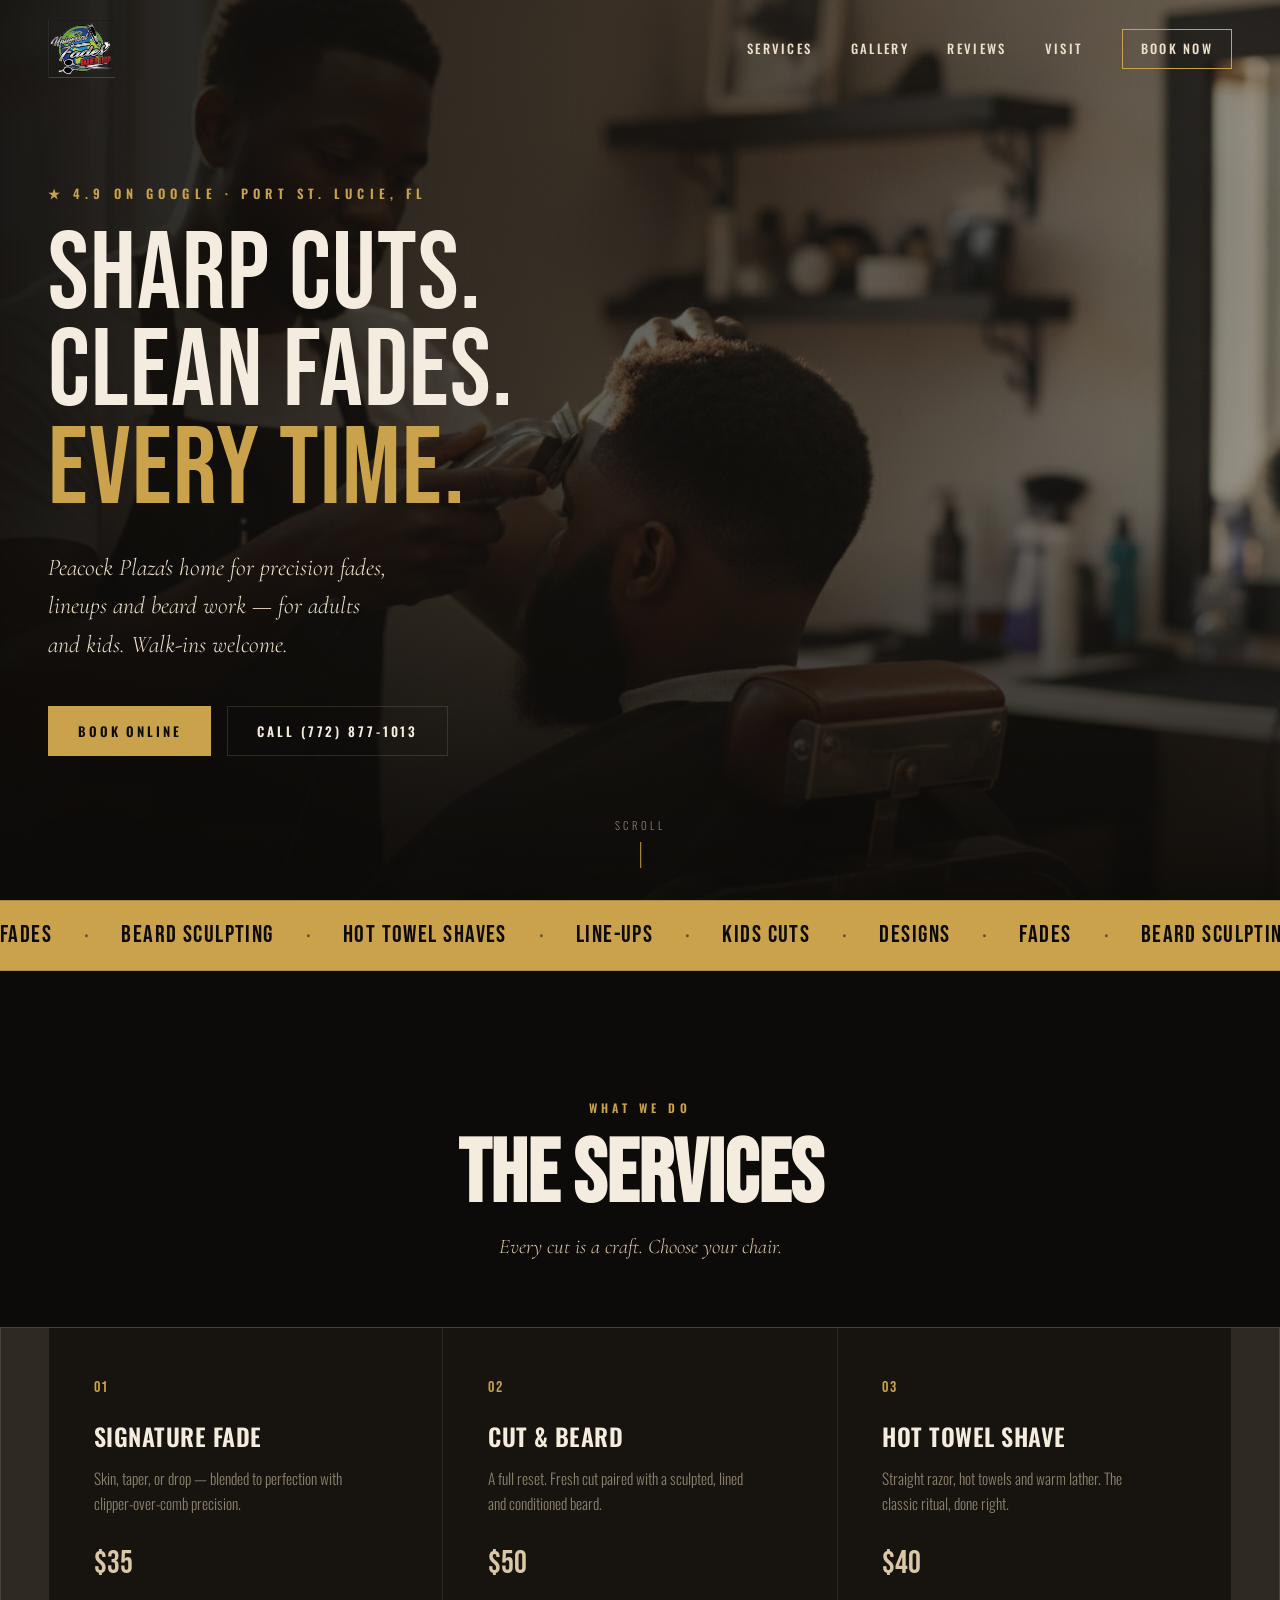
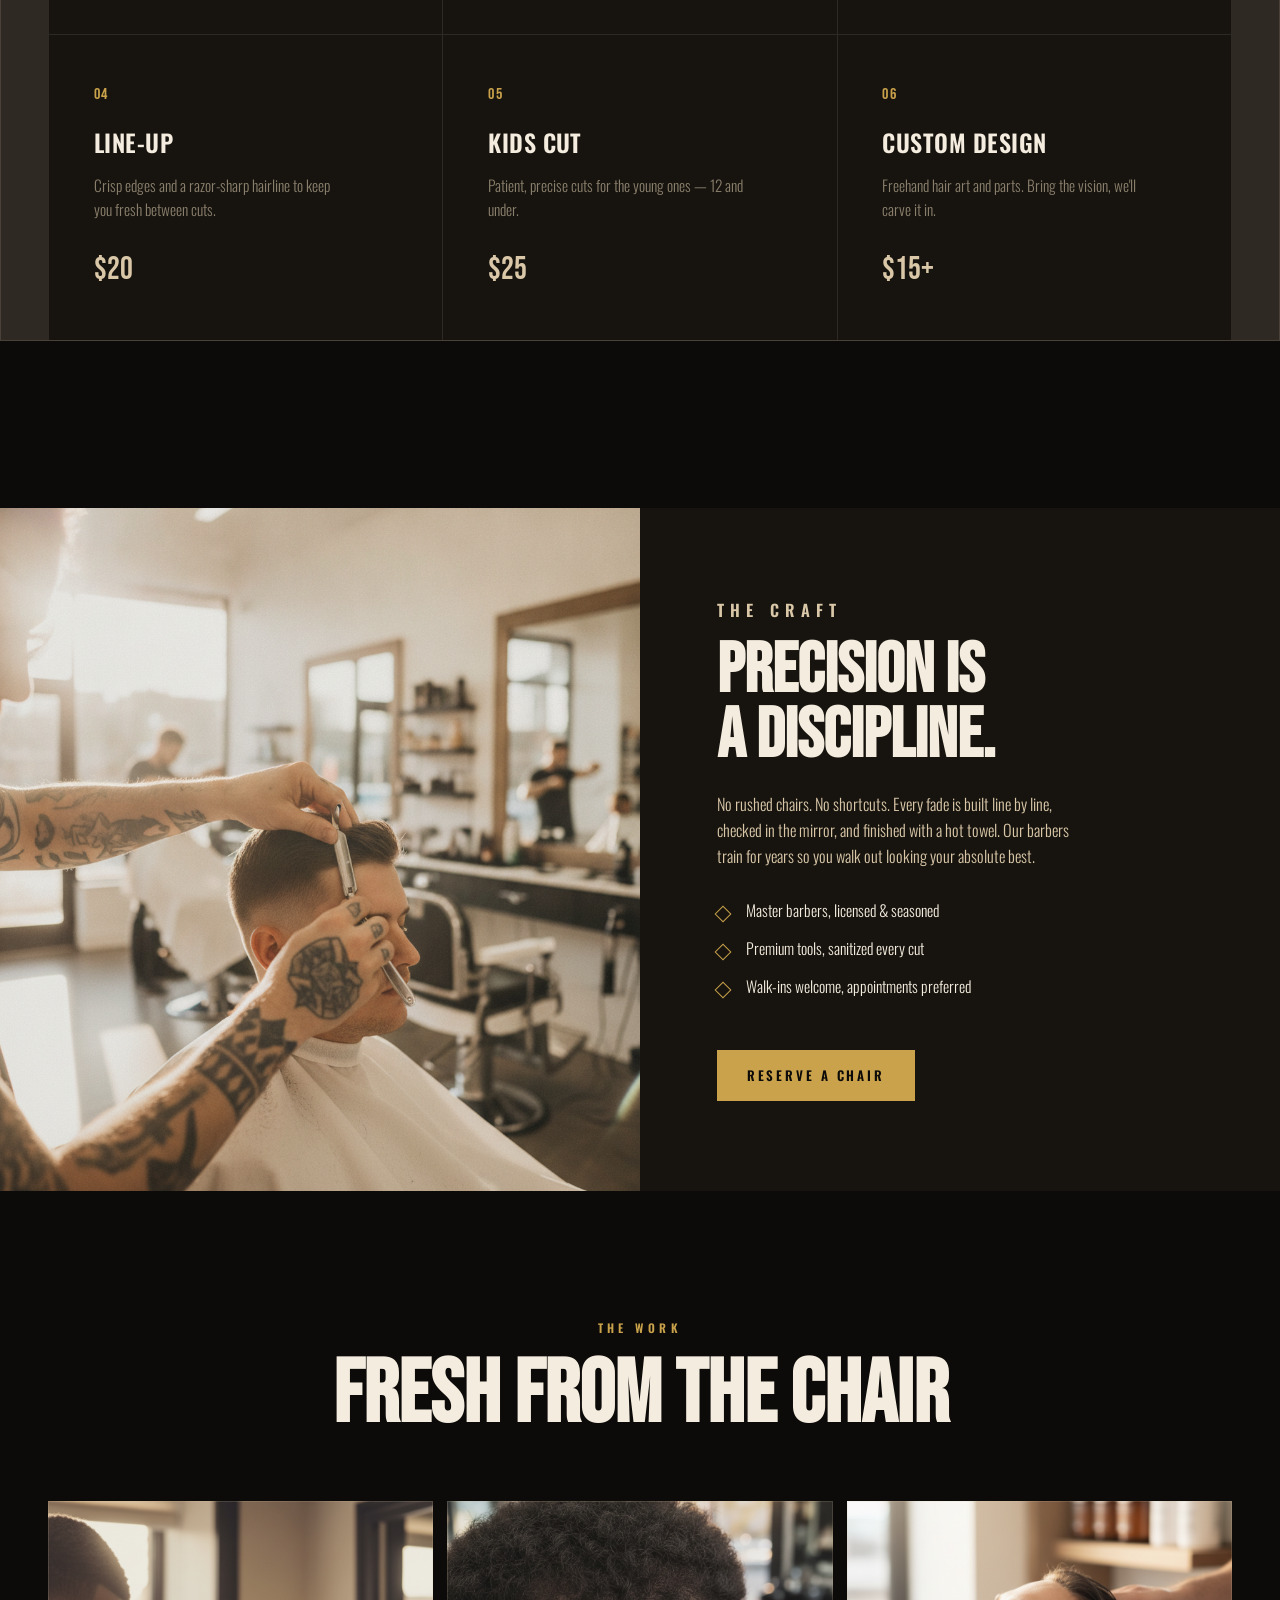
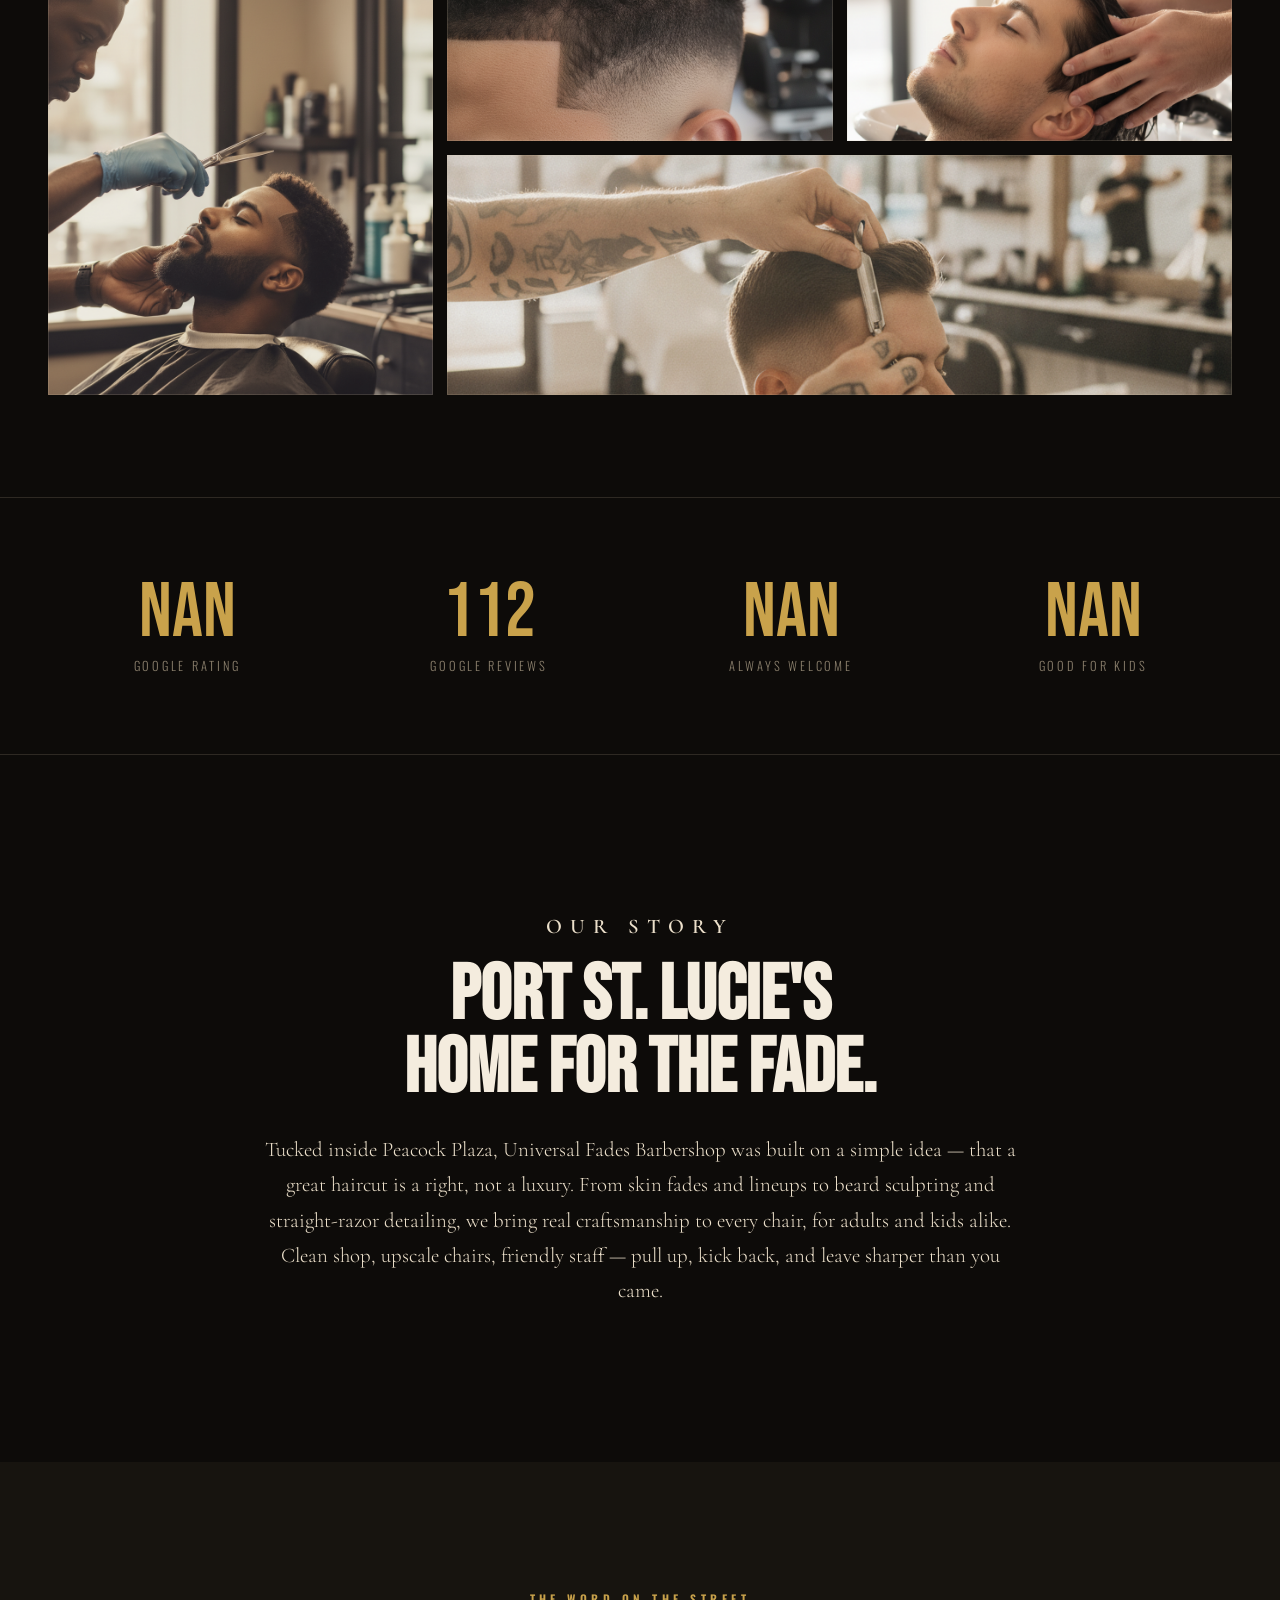
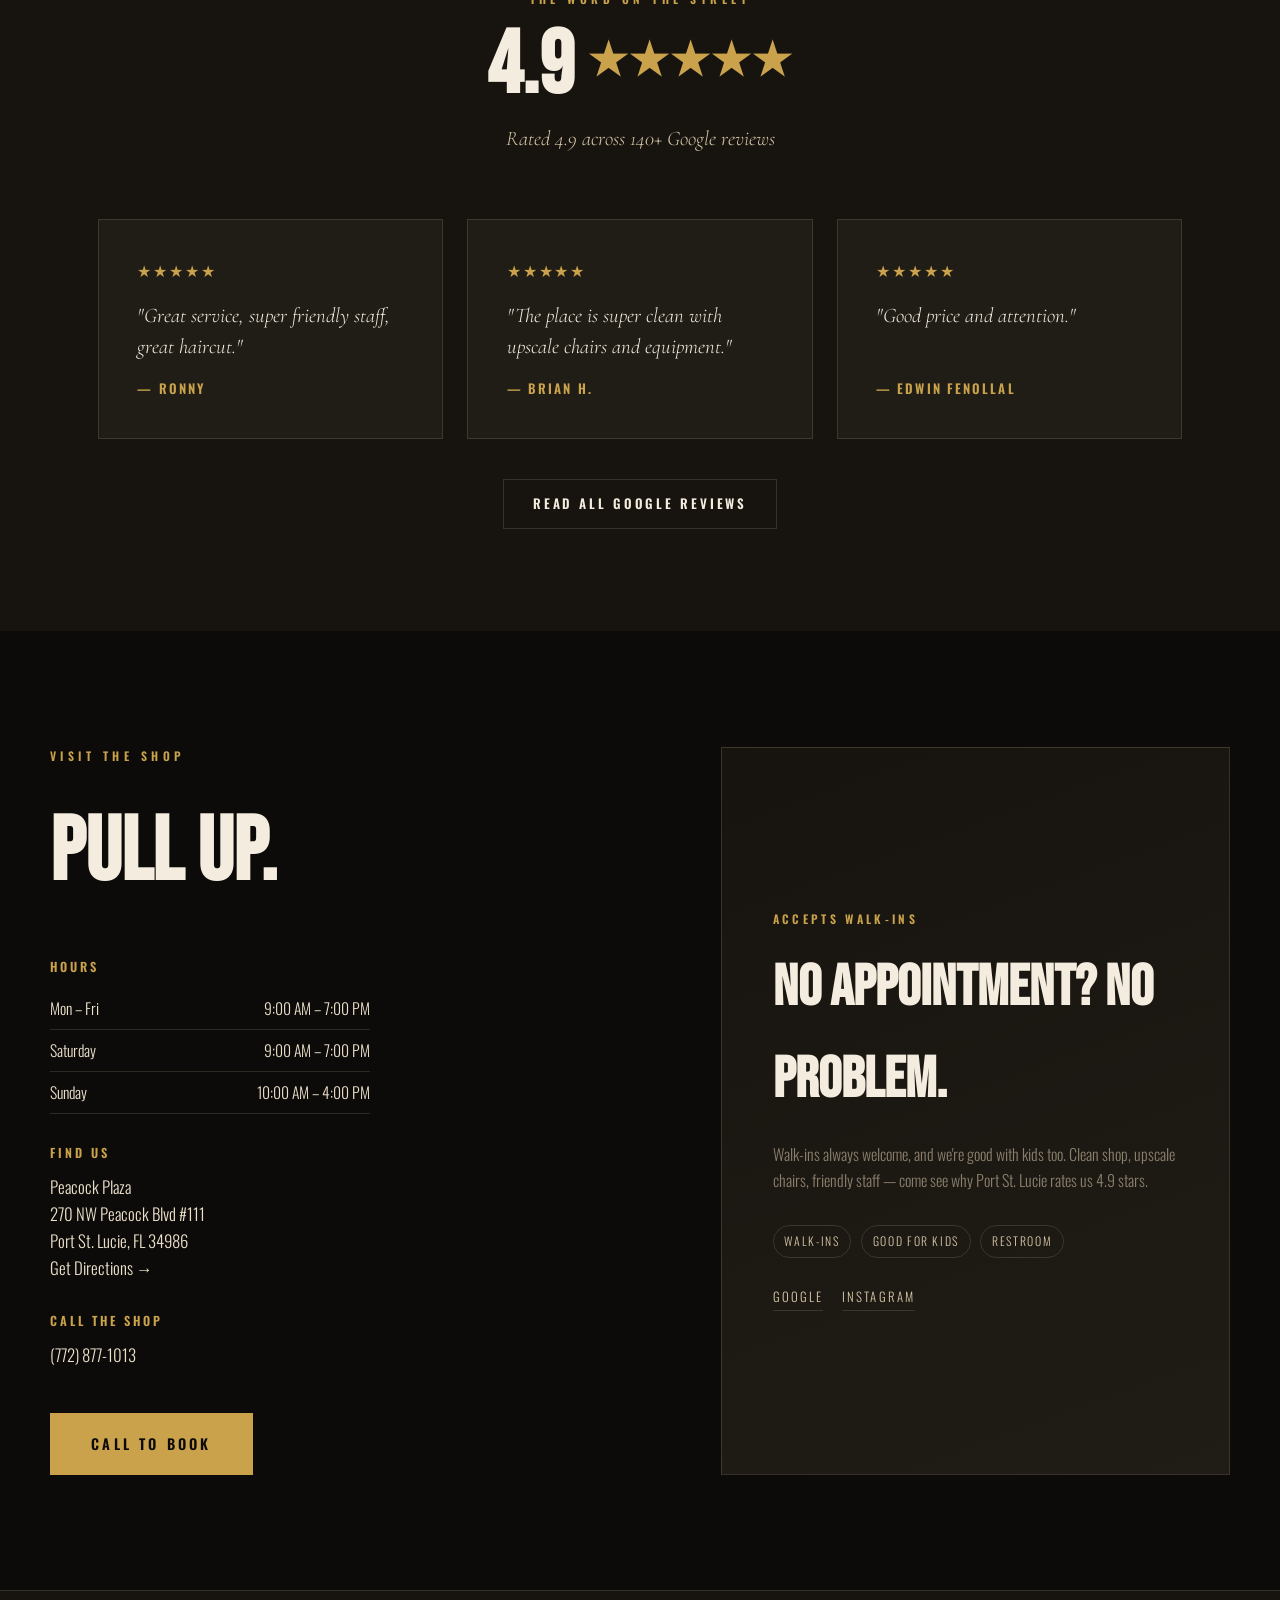
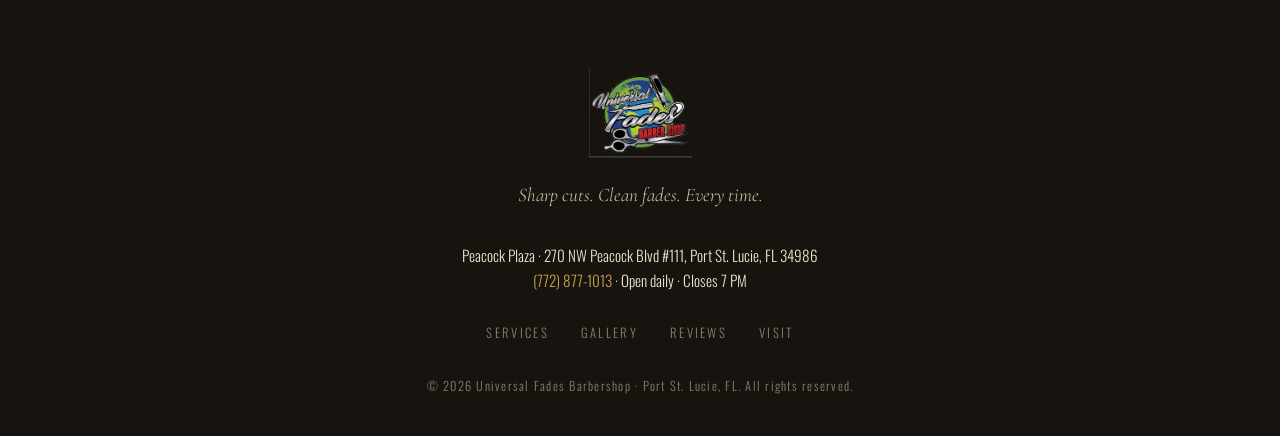
<file: public/universalfades/index.html>
<!DOCTYPE html>
<html lang="en">
<head>
<meta charset="UTF-8" />
<meta name="viewport" content="width=device-width, initial-scale=1.0" />
<title>Universal Fades Barbershop — Port St. Lucie, FL | Fades, Cuts & Beards</title>
<meta name="description" content="Universal Fades Barbershop in Peacock Plaza, Port St. Lucie, FL. 4.9★ on Google. Precision fades, cuts, beard sculpting and lineups for adults and kids. Walk-ins welcome — (772) 877-1013." />
<link rel="preconnect" href="https://fonts.googleapis.com" />
<link rel="preconnect" href="https://fonts.gstatic.com" crossorigin />
<link href="https://fonts.googleapis.com/css2?family=Bebas+Neue&family=Oswald:wght@300;400;500;600;700&family=Cormorant+Garamond:ital,wght@0,400;0,500;0,600;1,400&display=swap" rel="stylesheet" />
<link rel="stylesheet" href="assets/css/styles.css" />
</head>
<body>

<!-- ===== NAV ===== -->
<header class="nav" id="nav">
  <div class="nav__inner">
    <a href="#home" class="nav__brand">
      <img src="assets/img/logo.png" onerror="this.onerror=null;this.src='assets/img/logo.svg'" alt="Universal Fades Barber Shop" class="nav__logo" />
    </a>
    <nav class="nav__links" id="navLinks">
      <a href="#services">Services</a>
      <a href="#gallery">Gallery</a>
      <a href="#reviews">Reviews</a>
      <a href="#visit">Visit</a>
      <a href="#book" class="nav__cta">Book Now</a>
    </nav>
    <button class="nav__toggle" id="navToggle" aria-label="Menu">
      <span></span><span></span><span></span>
    </button>
  </div>
</header>

<!-- ===== HERO ===== -->
<section class="hero" id="home">
  <div class="hero__media">
    <img src="assets/img/hero.png" alt="Interior of Universal Fades Barber Shop" />
    <div class="hero__scrim"></div>
  </div>
  <div class="hero__content">
    <p class="hero__eyebrow">★ 4.9 on Google · Port St. Lucie, FL</p>
    <h1 class="hero__title">Sharp Cuts.<br />Clean Fades.<br /><span>Every Time.</span></h1>
    <p class="hero__sub">Peacock Plaza's home for precision fades, lineups and beard work — for adults and kids. Walk-ins welcome.</p>
    <div class="hero__actions">
      <a href="#book" class="btn btn--gold">Book Online</a>
      <a href="tel:+17728771013" class="btn btn--ghost">Call (772) 877-1013</a>
    </div>
  </div>
  <div class="hero__scroll"><span>Scroll</span></div>
</section>

<!-- ===== MARQUEE ===== -->
<div class="marquee">
  <div class="marquee__track">
    <span>Fades</span><em>•</em><span>Beard Sculpting</span><em>•</em><span>Hot Towel Shaves</span><em>•</em><span>Line-Ups</span><em>•</em><span>Kids Cuts</span><em>•</em><span>Designs</span><em>•</em>
    <span>Fades</span><em>•</em><span>Beard Sculpting</span><em>•</em><span>Hot Towel Shaves</span><em>•</em><span>Line-Ups</span><em>•</em><span>Kids Cuts</span><em>•</em><span>Designs</span><em>•</em>
  </div>
</div>

<!-- ===== SERVICES ===== -->
<section class="services" id="services">
  <div class="section__head">
    <p class="eyebrow">What We Do</p>
    <h2 class="section__title">The Services</h2>
    <p class="section__lead">Every cut is a craft. Choose your chair.</p>
  </div>
  <div class="services__grid">
    <article class="service">
      <span class="service__num">01</span>
      <h3>Signature Fade</h3>
      <p>Skin, taper, or drop — blended to perfection with clipper-over-comb precision.</p>
      <span class="service__price">$35</span>
    </article>
    <article class="service">
      <span class="service__num">02</span>
      <h3>Cut &amp; Beard</h3>
      <p>A full reset. Fresh cut paired with a sculpted, lined and conditioned beard.</p>
      <span class="service__price">$50</span>
    </article>
    <article class="service">
      <span class="service__num">03</span>
      <h3>Hot Towel Shave</h3>
      <p>Straight razor, hot towels and warm lather. The classic ritual, done right.</p>
      <span class="service__price">$40</span>
    </article>
    <article class="service">
      <span class="service__num">04</span>
      <h3>Line-Up</h3>
      <p>Crisp edges and a razor-sharp hairline to keep you fresh between cuts.</p>
      <span class="service__price">$20</span>
    </article>
    <article class="service">
      <span class="service__num">05</span>
      <h3>Kids Cut</h3>
      <p>Patient, precise cuts for the young ones — 12 and under.</p>
      <span class="service__price">$25</span>
    </article>
    <article class="service">
      <span class="service__num">06</span>
      <h3>Custom Design</h3>
      <p>Freehand hair art and parts. Bring the vision, we'll carve it in.</p>
      <span class="service__price">$15+</span>
    </article>
  </div>
</section>

<!-- ===== FEATURE SPLIT ===== -->
<section class="feature">
  <div class="feature__img">
    <img src="assets/img/barber.png" alt="Barber giving a precision fade" />
  </div>
  <div class="feature__text">
    <p class="eyebrow">The Craft</p>
    <h2>Precision is<br />a discipline.</h2>
    <p>No rushed chairs. No shortcuts. Every fade is built line by line, checked in the mirror, and finished with a hot towel. Our barbers train for years so you walk out looking your absolute best.</p>
    <ul class="feature__list">
      <li>Master barbers, licensed &amp; seasoned</li>
      <li>Premium tools, sanitized every cut</li>
      <li>Walk-ins welcome, appointments preferred</li>
    </ul>
    <a href="#book" class="btn btn--gold">Reserve a Chair</a>
  </div>
</section>

<!-- ===== GALLERY ===== -->
<section class="gallery" id="gallery">
  <div class="section__head">
    <p class="eyebrow">The Work</p>
    <h2 class="section__title">Fresh From The Chair</h2>
  </div>
  <div class="gallery__grid">
    <figure class="gallery__item gallery__item--tall">
      <img src="assets/img/portrait.png" alt="Fresh mid fade and lined-up beard" />
    </figure>
    <figure class="gallery__item">
      <img src="assets/img/fade-back.png" alt="Low fade with clean tapered neckline" />
    </figure>
    <figure class="gallery__item">
      <img src="assets/img/wash.png" alt="Relaxing hair wash service" />
    </figure>
    <figure class="gallery__item gallery__item--wide">
      <img src="assets/img/barber.png" alt="Clippers carving a precise fade" />
    </figure>
  </div>
</section>

<!-- ===== STATS ===== -->
<section class="stats">
  <div class="stat"><span class="stat__num">4.9<span class="stat__star">★</span></span><span class="stat__label">Google Rating</span></div>
  <div class="stat"><span class="stat__num" data-count="140">140</span><span class="stat__label">Google Reviews</span></div>
  <div class="stat"><span class="stat__num">Walk-Ins</span><span class="stat__label">Always Welcome</span></div>
  <div class="stat"><span class="stat__num">Kids</span><span class="stat__label">Good For Kids</span></div>
</section>

<!-- ===== ABOUT ===== -->
<section class="about" id="about">
  <div class="about__inner">
    <p class="eyebrow">Our Story</p>
    <h2>Port St. Lucie's<br />home for the fade.</h2>
    <p>Tucked inside Peacock Plaza, Universal Fades Barbershop was built on a simple idea — that a great haircut is a right, not a luxury. From skin fades and lineups to beard sculpting and straight-razor detailing, we bring real craftsmanship to every chair, for adults and kids alike. Clean shop, upscale chairs, friendly staff — pull up, kick back, and leave sharper than you came.</p>
  </div>
</section>

<!-- ===== REVIEWS ===== -->
<section class="reviews" id="reviews">
  <div class="section__head">
    <p class="eyebrow">The Word On The Street</p>
    <h2 class="section__title">4.9 <span class="reviews__stars">★★★★★</span></h2>
    <p class="section__lead">Rated 4.9 across 140+ Google reviews</p>
  </div>
  <div class="reviews__grid">
    <blockquote class="review">
      <div class="review__stars">★★★★★</div>
      <p>"Great service, super friendly staff, great haircut."</p>
      <cite>— Ronny</cite>
    </blockquote>
    <blockquote class="review">
      <div class="review__stars">★★★★★</div>
      <p>"The place is super clean with upscale chairs and equipment."</p>
      <cite>— Brian H.</cite>
    </blockquote>
    <blockquote class="review">
      <div class="review__stars">★★★★★</div>
      <p>"Good price and attention."</p>
      <cite>— Edwin Fenollal</cite>
    </blockquote>
  </div>
  <div class="reviews__cta">
    <a href="https://maps.google.com/?q=Universal+Fades+Barbershop+Port+St.+Lucie" target="_blank" rel="noopener" class="btn btn--ghost">Read All Google Reviews</a>
  </div>
</section>

<!-- ===== VISIT / CTA ===== -->
<section class="visit" id="visit">
  <div class="visit__grid">
    <div class="visit__info" id="book">
      <p class="eyebrow">Visit The Shop</p>
      <h2>Pull Up.</h2>
      <div class="visit__block">
        <h4>Hours</h4>
        <ul>
          <li><span>Mon – Fri</span><span>9:00 AM – 7:00 PM</span></li>
          <li><span>Saturday</span><span>9:00 AM – 7:00 PM</span></li>
          <li><span>Sunday</span><span>10:00 AM – 4:00 PM</span></li>
        </ul>
      </div>
      <div class="visit__block">
        <h4>Find Us</h4>
        <p>Peacock Plaza<br />270 NW Peacock Blvd #111<br />Port St. Lucie, FL 34986</p>
        <p><a href="https://maps.google.com/?q=270+NW+Peacock+Blvd+%23111+Port+St.+Lucie+FL+34986" target="_blank" rel="noopener">Get Directions →</a></p>
      </div>
      <div class="visit__block">
        <h4>Call The Shop</h4>
        <p><a href="tel:+17728771013">(772) 877-1013</a></p>
      </div>
      <a href="tel:+17728771013" class="btn btn--gold btn--lg">Call To Book</a>
    </div>
    <div class="visit__card">
      <span class="visit__card-eyebrow">Accepts Walk-Ins</span>
      <h3>No Appointment? No Problem.</h3>
      <p>Walk-ins always welcome, and we're good with kids too. Clean shop, upscale chairs, friendly staff — come see why Port St. Lucie rates us 4.9 stars.</p>
      <ul class="visit__tags">
        <li>Walk-Ins</li>
        <li>Good For Kids</li>
        <li>Restroom</li>
      </ul>
      <div class="visit__socials">
        <a href="https://maps.google.com/?q=Universal+Fades+Barbershop+Port+St.+Lucie" target="_blank" rel="noopener">Google</a>
        <a href="#" aria-label="Instagram">Instagram</a>
      </div>
    </div>
  </div>
</section>

<!-- ===== FOOTER ===== -->
<footer class="footer">
  <div class="footer__inner">
    <img src="assets/img/logo.png" onerror="this.onerror=null;this.src='assets/img/logo.svg'" alt="Universal Fades Barber Shop" class="footer__logo" />
    <p class="footer__tag">Sharp cuts. Clean fades. Every time.</p>
    <div class="footer__contact">
      <p>Peacock Plaza · 270 NW Peacock Blvd #111, Port St. Lucie, FL 34986</p>
      <p><a href="tel:+17728771013">(772) 877-1013</a> · Open daily · Closes 7 PM</p>
    </div>
    <nav class="footer__links">
      <a href="#services">Services</a>
      <a href="#gallery">Gallery</a>
      <a href="#reviews">Reviews</a>
      <a href="#visit">Visit</a>
    </nav>
    <p class="footer__copy">© <span id="year"></span> Universal Fades Barbershop · Port St. Lucie, FL. All rights reserved.</p>
  </div>
</footer>

<script src="assets/js/main.js"></script>
</body>
</html>
</file>
<file: public/universalfades/assets/css/styles.css>
/* ===================================================================
   UNIVERSAL FADES BARBER SHOP
   Palette: beige + black, cinematic editorial
   =================================================================== */

:root {
  --black:      #0d0b09;
  --char:       #17140f;
  --ink:        #201c16;
  --beige:      #d9c7a8;
  --beige-lt:   #ece0cb;
  --cream:      #f4ecde;
  --sand:       #c2ab86;
  --gold:       #c9a24b;
  --gold-lt:    #e2c274;
  --muted:      #8a7f6c;
  --line:       rgba(217,199,168,.16);

  --ff-display: 'Bebas Neue', sans-serif;
  --ff-head:    'Oswald', sans-serif;
  --ff-serif:   'Cormorant Garamond', serif;

  --ease: cubic-bezier(.2,.7,.2,1);
}

* { margin: 0; padding: 0; box-sizing: border-box; }

html { scroll-behavior: smooth; }

html { overflow-x: hidden; }

body {
  background: var(--black);
  color: var(--cream);
  font-family: var(--ff-head);
  font-weight: 300;
  line-height: 1.6;
  overflow-x: clip;
  -webkit-font-smoothing: antialiased;
}

img { display: block; max-width: 100%; }

a { color: inherit; text-decoration: none; }

.eyebrow {
  font-family: var(--ff-head);
  font-weight: 600;
  font-size: .74rem;
  letter-spacing: .38em;
  text-transform: uppercase;
  color: var(--gold);
}

/* ---------- Buttons ---------- */
.btn {
  display: inline-flex;
  align-items: center;
  justify-content: center;
  font-family: var(--ff-head);
  font-weight: 600;
  font-size: .82rem;
  letter-spacing: .22em;
  text-transform: uppercase;
  padding: 1.05em 2.2em;
  border: 1px solid transparent;
  transition: all .35s var(--ease);
  cursor: pointer;
}
.btn--gold {
  background: var(--gold);
  color: var(--black);
}
.btn--gold:hover {
  background: var(--gold-lt);
  transform: translateY(-2px);
  box-shadow: 0 14px 34px rgba(201,162,75,.28);
}
.btn--ghost {
  border-color: var(--line);
  color: var(--cream);
}
.btn--ghost:hover {
  border-color: var(--beige);
  background: rgba(217,199,168,.06);
}
.btn--lg { padding: 1.25em 2.8em; font-size: .9rem; }

/* ---------- Nav ---------- */
.nav {
  position: fixed;
  inset: 0 0 auto 0;
  z-index: 100;
  transition: background .4s var(--ease), border-color .4s var(--ease), padding .4s var(--ease);
  border-bottom: 1px solid transparent;
  padding: .5rem 0;
}
.nav.scrolled {
  background: rgba(13,11,9,.82);
  backdrop-filter: blur(14px);
  border-bottom-color: var(--line);
}
.nav__inner {
  max-width: 1280px;
  margin: 0 auto;
  padding: 0 clamp(1.2rem, 4vw, 3rem);
  height: 82px;
  display: flex;
  align-items: center;
  justify-content: space-between;
}
.nav__logo { height: 58px; width: auto; transition: height .4s var(--ease); }
.nav.scrolled .nav__logo { height: 48px; }
.nav__links {
  display: flex;
  align-items: center;
  gap: clamp(1.4rem, 3vw, 2.6rem);
}
.nav__links a {
  font-weight: 500;
  font-size: .8rem;
  letter-spacing: .18em;
  text-transform: uppercase;
  color: var(--beige-lt);
  position: relative;
  transition: color .3s;
}
.nav__links a:not(.nav__cta):after {
  content: '';
  position: absolute;
  left: 0; bottom: -6px;
  width: 0; height: 1px;
  background: var(--gold);
  transition: width .35s var(--ease);
}
.nav__links a:not(.nav__cta):hover { color: var(--cream); }
.nav__links a:not(.nav__cta):hover:after { width: 100%; }
.nav__cta {
  border: 1px solid var(--gold);
  color: var(--gold);
  padding: .7em 1.4em;
  transition: all .3s;
}
.nav__cta:hover { background: var(--gold); color: var(--black); }
.nav__toggle {
  display: none;
  flex-direction: column;
  gap: 6px;
  background: none; border: none; cursor: pointer;
}
.nav__toggle span {
  width: 28px; height: 2px; background: var(--cream);
  transition: .3s var(--ease);
}
.nav__toggle.open span:nth-child(1) { transform: translateY(8px) rotate(45deg); }
.nav__toggle.open span:nth-child(2) { opacity: 0; }
.nav__toggle.open span:nth-child(3) { transform: translateY(-8px) rotate(-45deg); }

/* ---------- Hero ---------- */
.hero {
  position: relative;
  min-height: 100vh;
  display: flex;
  flex-direction: column;
  justify-content: center;
  padding-top: 100px;
  padding-bottom: 60px;
  overflow: hidden;
}
.hero__media { position: absolute; inset: 0; z-index: 0; }
.hero__media img {
  width: 100%; height: 100%; object-fit: cover;
  animation: heroZoom 18s ease-out forwards;
}
@keyframes heroZoom { from { transform: scale(1.12); } to { transform: scale(1); } }
.hero__scrim {
  position: absolute; inset: 0;
  background:
    linear-gradient(90deg, rgba(13,11,9,.92) 0%, rgba(13,11,9,.6) 45%, rgba(13,11,9,.25) 100%),
    linear-gradient(0deg, rgba(13,11,9,.95) 0%, rgba(13,11,9,.1) 40%);
}
.hero__content {
  position: relative;
  z-index: 2;
  max-width: 1280px;
  width: 100%;
  margin: 0 auto;
  padding: 0 clamp(1.2rem, 4vw, 3rem);
}
.hero__eyebrow {
  font-weight: 600; font-size: .8rem; letter-spacing: .4em;
  text-transform: uppercase; color: var(--gold);
  margin-bottom: 1.4rem;
  opacity: 0; animation: rise .8s var(--ease) .2s forwards;
}
.hero__title {
  font-family: var(--ff-display);
  font-weight: 400;
  font-size: clamp(3.2rem, 8.5vw, 8rem);
  line-height: .9;
  letter-spacing: .01em;
  color: var(--cream);
  text-transform: uppercase;
  opacity: 0; animation: rise .9s var(--ease) .35s forwards;
}
.hero__title span { color: var(--gold); }
.hero__sub {
  font-family: var(--ff-serif);
  font-size: clamp(1.1rem, 2.4vw, 1.5rem);
  font-style: italic;
  color: var(--beige-lt);
  max-width: 34ch;
  margin: 1.8rem 0 2.6rem;
  opacity: 0; animation: rise .9s var(--ease) .5s forwards;
}
.hero__actions {
  display: flex; flex-wrap: wrap; gap: 1rem;
  opacity: 0; animation: rise .9s var(--ease) .65s forwards;
}
.hero__scroll {
  position: absolute; bottom: 2rem; left: 50%; transform: translateX(-50%);
  z-index: 2; font-size: .68rem; letter-spacing: .3em; text-transform: uppercase;
  color: var(--muted);
}
.hero__scroll span { position: relative; padding-bottom: 34px; display: block; }
.hero__scroll span:after {
  content: ''; position: absolute; bottom: 0; left: 50%;
  width: 1px; height: 26px; background: var(--gold);
  animation: scrollLine 1.8s ease-in-out infinite;
  transform-origin: top;
}
@keyframes scrollLine { 0%,100% { transform: scaleY(.3); opacity:.4; } 50% { transform: scaleY(1); opacity:1; } }
@keyframes rise { from { opacity: 0; transform: translateY(28px); } to { opacity: 1; transform: translateY(0); } }

/* ---------- Marquee ---------- */
.marquee {
  background: var(--gold);
  color: var(--black);
  overflow: hidden;
  padding: .95rem 0;
  border-block: 1px solid rgba(0,0,0,.15);
}
.marquee__track {
  display: flex; align-items: center; gap: 2rem;
  width: max-content;
  animation: scrollX 26s linear infinite;
}
.marquee__track span {
  font-family: var(--ff-display); font-size: 1.5rem;
  letter-spacing: .06em; text-transform: uppercase;
}
.marquee__track em { color: rgba(0,0,0,.5); font-style: normal; }
@keyframes scrollX { to { transform: translateX(-50%); } }

/* ---------- Section shells ---------- */
section { position: relative; }
.section__head {
  max-width: 1280px; margin: 0 auto;
  padding: clamp(4.5rem,10vw,8rem) clamp(1.2rem,4vw,3rem) 0;
  text-align: center;
}
.section__title {
  font-family: var(--ff-display);
  font-size: clamp(2.8rem, 7vw, 5.5rem);
  line-height: .95; text-transform: uppercase; color: var(--cream);
  margin-top: 1rem;
}
.section__lead {
  font-family: var(--ff-serif); font-style: italic;
  font-size: 1.3rem; color: var(--beige); margin-top: .8rem;
}

/* ---------- Services ---------- */
.services { background: var(--black); padding-bottom: clamp(3rem,7vw,6rem); }
.services__grid {
  max-width: 1280px; margin: clamp(2.5rem,6vw,4rem) auto 0;
  padding: 0 clamp(1.2rem,4vw,3rem);
  display: grid;
  grid-template-columns: repeat(3, 1fr);
  gap: 1px;
  background: var(--line);
  border: 1px solid var(--line);
}
.service {
  background: var(--char);
  padding: clamp(2rem,3.5vw,3rem);
  position: relative;
  transition: background .4s var(--ease), transform .4s var(--ease);
}
.service:hover { background: var(--ink); }
.service__num {
  font-family: var(--ff-display); font-size: 1rem;
  color: var(--gold); letter-spacing: .1em;
}
.service h3 {
  font-family: var(--ff-head); font-weight: 600;
  font-size: 1.5rem; letter-spacing: .02em; text-transform: uppercase;
  color: var(--cream); margin: 1rem 0 .7rem;
}
.service p { color: var(--muted); font-size: .96rem; max-width: 32ch; }
.service__price {
  display: block; margin-top: 1.4rem;
  font-family: var(--ff-display); font-size: 2rem; color: var(--beige);
}
.service:after {
  content: ''; position: absolute; left: 0; bottom: 0;
  width: 0; height: 2px; background: var(--gold); transition: width .4s var(--ease);
}
.service:hover:after { width: 100%; }

/* ---------- Feature split ---------- */
.feature {
  display: grid;
  grid-template-columns: 1fr 1fr;
  align-items: stretch;
  margin-top: clamp(3rem,6vw,5rem);
}
.feature__img { position: relative; min-height: 480px; overflow: hidden; }
.feature__img img { position: absolute; inset: 0; width: 100%; height: 100%; object-fit: cover; }
.feature__text {
  background: var(--char);
  padding: clamp(3rem,7vw,7rem) clamp(1.5rem,6vw,6rem);
  display: flex; flex-direction: column; justify-content: center;
}
.feature__text h2 {
  font-family: var(--ff-display);
  font-size: clamp(2.6rem,5.5vw,4.6rem);
  line-height: .92; text-transform: uppercase; color: var(--cream);
  margin: 1rem 0 1.4rem;
}
.feature__text > p { color: var(--beige); max-width: 46ch; font-size: 1.02rem; }
.feature__list { list-style: none; margin: 1.8rem 0 2.4rem; }
.feature__list li {
  position: relative; padding-left: 1.8rem; margin-bottom: .8rem;
  color: var(--cream); font-size: .98rem;
}
.feature__list li:before {
  content: ''; position: absolute; left: 0; top: .6em;
  width: 10px; height: 10px; border: 1px solid var(--gold); transform: rotate(45deg);
}
.feature__text .btn { align-self: flex-start; }

/* ---------- Gallery ---------- */
.gallery { padding-bottom: clamp(4rem,8vw,7rem); }
.gallery__grid {
  max-width: 1280px; margin: clamp(2.5rem,6vw,4rem) auto 0;
  padding: 0 clamp(1.2rem,4vw,3rem);
  display: grid;
  grid-template-columns: repeat(3, 1fr);
  grid-auto-rows: 240px;
  gap: 14px;
}
.gallery__item { overflow: hidden; position: relative; background: var(--char); }
.gallery__item img { width: 100%; height: 100%; object-fit: cover; transition: transform .8s var(--ease); filter: grayscale(.15); }
.gallery__item:hover img { transform: scale(1.07); filter: grayscale(0); }
.gallery__item--tall { grid-row: span 2; }
.gallery__item--wide { grid-column: span 2; }
.gallery__item:after {
  content: ''; position: absolute; inset: 0;
  box-shadow: inset 0 0 0 1px var(--line);
  transition: box-shadow .4s;
}
.gallery__item:hover:after { box-shadow: inset 0 0 0 1px rgba(201,162,75,.5); }

/* ---------- Stats ---------- */
.stats {
  display: grid; grid-template-columns: repeat(4,1fr);
  max-width: 1280px; margin: 0 auto;
  padding: clamp(3rem,6vw,5rem) clamp(1.2rem,4vw,3rem);
  border-top: 1px solid var(--line);
  border-bottom: 1px solid var(--line);
  text-align: center; gap: 1.5rem;
}
.stat__num {
  display: block; font-family: var(--ff-display);
  font-size: clamp(3rem,6vw,5rem); color: var(--gold); line-height: 1;
}
.stat__label {
  font-size: .78rem; letter-spacing: .22em; text-transform: uppercase; color: var(--muted);
}

.stat__star { font-size: .5em; vertical-align: super; margin-left: .05em; }

/* ---------- Reviews ---------- */
.reviews { background: var(--char); padding-bottom: clamp(4rem,8vw,7rem); }
.reviews__stars { color: var(--gold); font-size: .5em; vertical-align: middle; letter-spacing: .05em; }
.reviews__grid {
  max-width: 1180px; margin: clamp(2.5rem,6vw,4rem) auto 0;
  padding: 0 clamp(1.2rem,4vw,3rem);
  display: grid; grid-template-columns: repeat(3, 1fr); gap: 1.5rem;
}
.review {
  background: var(--ink);
  border: 1px solid var(--line);
  padding: clamp(1.8rem,3vw,2.6rem);
  display: flex; flex-direction: column; gap: 1rem;
}
.review__stars { color: var(--gold); letter-spacing: .12em; font-size: 1rem; }
.review p {
  font-family: var(--ff-serif); font-style: italic;
  font-size: 1.3rem; line-height: 1.5; color: var(--cream); flex: 1;
}
.review cite {
  font-style: normal; font-weight: 600; font-size: .82rem;
  letter-spacing: .16em; text-transform: uppercase; color: var(--gold);
}
.reviews__cta { text-align: center; margin-top: 2.5rem; }

/* ---------- Visit tags ---------- */
.visit__tags {
  list-style: none; display: flex; flex-wrap: wrap; gap: .6rem;
  margin: 0 0 1.8rem;
}
.visit__tags li {
  font-size: .74rem; letter-spacing: .14em; text-transform: uppercase;
  color: var(--beige); border: 1px solid var(--line);
  padding: .5em .9em; border-radius: 100px;
}

/* ---------- About ---------- */
.about {
  background:
    linear-gradient(rgba(13,11,9,.86), rgba(13,11,9,.86)),
    url('../img/hero.png') center/cover fixed;
  padding: clamp(5rem,12vw,10rem) clamp(1.2rem,4vw,3rem);
  text-align: center;
}
.about__inner { max-width: 760px; margin: 0 auto; }
.about h2 {
  font-family: var(--ff-display);
  font-size: clamp(2.6rem,6vw,4.8rem);
  line-height: .95; text-transform: uppercase; color: var(--cream);
  margin: 1rem 0 1.6rem;
}
.about p { font-family: var(--ff-serif); font-size: 1.3rem; color: var(--beige-lt); line-height: 1.7; }

/* ---------- Visit ---------- */
.visit { background: var(--black); padding: clamp(4rem,9vw,8rem) clamp(1.2rem,4vw,3rem); }
.visit__grid {
  max-width: 1180px; margin: 0 auto;
  display: grid; grid-template-columns: 1.1fr .9fr; gap: 3rem;
  align-items: stretch;
}
.visit__info h2 {
  font-family: var(--ff-display); font-size: clamp(3rem,7vw,6rem);
  text-transform: uppercase; color: var(--cream); margin: 1rem 0 2rem;
}
.visit__block { margin-bottom: 1.8rem; }
.visit__block h4 {
  font-weight: 600; font-size: .78rem; letter-spacing: .24em;
  text-transform: uppercase; color: var(--gold); margin-bottom: .7rem;
}
.visit__block p { color: var(--beige-lt); font-size: 1.05rem; }
.visit__block a { color: var(--beige-lt); transition: color .3s; }
.visit__block a:hover { color: var(--gold); }
.visit__block ul { list-style: none; }
.visit__block ul li {
  display: flex; justify-content: space-between; max-width: 320px;
  padding: .5rem 0; border-bottom: 1px solid var(--line);
  color: var(--beige-lt); font-size: .98rem;
}
.visit__info .btn { margin-top: 1rem; }
.visit__card {
  background: linear-gradient(160deg, var(--char), var(--ink));
  border: 1px solid var(--line);
  padding: clamp(2.2rem,4vw,3.5rem);
  display: flex; flex-direction: column; justify-content: center;
}
.visit__card-eyebrow {
  font-weight: 600; font-size: .74rem; letter-spacing: .28em;
  text-transform: uppercase; color: var(--gold);
}
.visit__card h3 {
  font-family: var(--ff-display); font-size: clamp(2.4rem,4.5vw,3.6rem);
  text-transform: uppercase; color: var(--cream); margin: .8rem 0 1rem;
}
.visit__card > p { color: var(--muted); margin-bottom: 2rem; }
.visit__socials { display: flex; flex-wrap: wrap; gap: 1.2rem; }
.visit__socials a {
  font-size: .8rem; letter-spacing: .16em; text-transform: uppercase;
  color: var(--beige); border-bottom: 1px solid var(--line); padding-bottom: 3px;
  transition: color .3s, border-color .3s;
}
.visit__socials a:hover { color: var(--gold); border-color: var(--gold); }

/* ---------- Footer ---------- */
.footer {
  background: var(--char);
  border-top: 1px solid var(--line);
  padding: clamp(3rem,6vw,5rem) clamp(1.2rem,4vw,3rem) 2.5rem;
  text-align: center;
}
.footer__inner { max-width: 800px; margin: 0 auto; }
.footer__logo { height: 90px; width: auto; margin: 0 auto 1.4rem; }
.footer__tag {
  font-family: var(--ff-serif); font-style: italic; font-size: 1.2rem;
  color: var(--beige); margin-bottom: 2rem;
}
.footer__contact { margin-bottom: 1.8rem; color: var(--beige-lt); font-size: .95rem; line-height: 1.7; }
.footer__contact a { color: var(--gold); }
.footer__links { display: flex; justify-content: center; flex-wrap: wrap; gap: 2rem; margin-bottom: 2rem; }
.footer__links a {
  font-size: .8rem; letter-spacing: .18em; text-transform: uppercase;
  color: var(--muted); transition: color .3s;
}
.footer__links a:hover { color: var(--gold); }
.footer__copy { font-size: .78rem; letter-spacing: .1em; color: var(--muted); }

/* ---------- Reveal on scroll ---------- */
.reveal { opacity: 0; transform: translateY(36px); transition: opacity .9s var(--ease), transform .9s var(--ease); }
.reveal.in { opacity: 1; transform: none; }

/* ---------- Responsive ---------- */
@media (max-width: 960px) {
  .services__grid { grid-template-columns: repeat(2, 1fr); }
  .feature { grid-template-columns: 1fr; }
  .feature__img { min-height: 380px; }
  .visit__grid { grid-template-columns: 1fr; }
  .reviews__grid { grid-template-columns: 1fr; }
  .stats { grid-template-columns: repeat(2,1fr); gap: 2.5rem 1rem; }
  .about { background-attachment: scroll; }
}
@media (max-width: 720px) {
  .nav__links {
    position: fixed; inset: 82px 0 auto 0;
    flex-direction: column; gap: 0;
    background: rgba(13,11,9,.97); backdrop-filter: blur(16px);
    padding: 1rem 0 1.6rem;
    border-bottom: 1px solid var(--line);
    transform: translateY(-140%);
    transition: transform .45s var(--ease);
  }
  .nav__links.open { transform: translateY(0); }
  .nav__links a { padding: 1rem 2rem; width: 100%; text-align: center; }
  .nav__cta { margin: .6rem auto 0; }
  .nav__toggle { display: flex; }
  .gallery__grid { grid-template-columns: 1fr 1fr; grid-auto-rows: 200px; }
  .gallery__item--wide { grid-column: span 2; }
  .gallery__item--tall { grid-row: span 1; }
}
@media (max-width: 480px) {
  .services__grid { grid-template-columns: 1fr; }
  .hero__actions { flex-direction: column; }
  .hero__actions .btn { width: 100%; }
}
</file>
